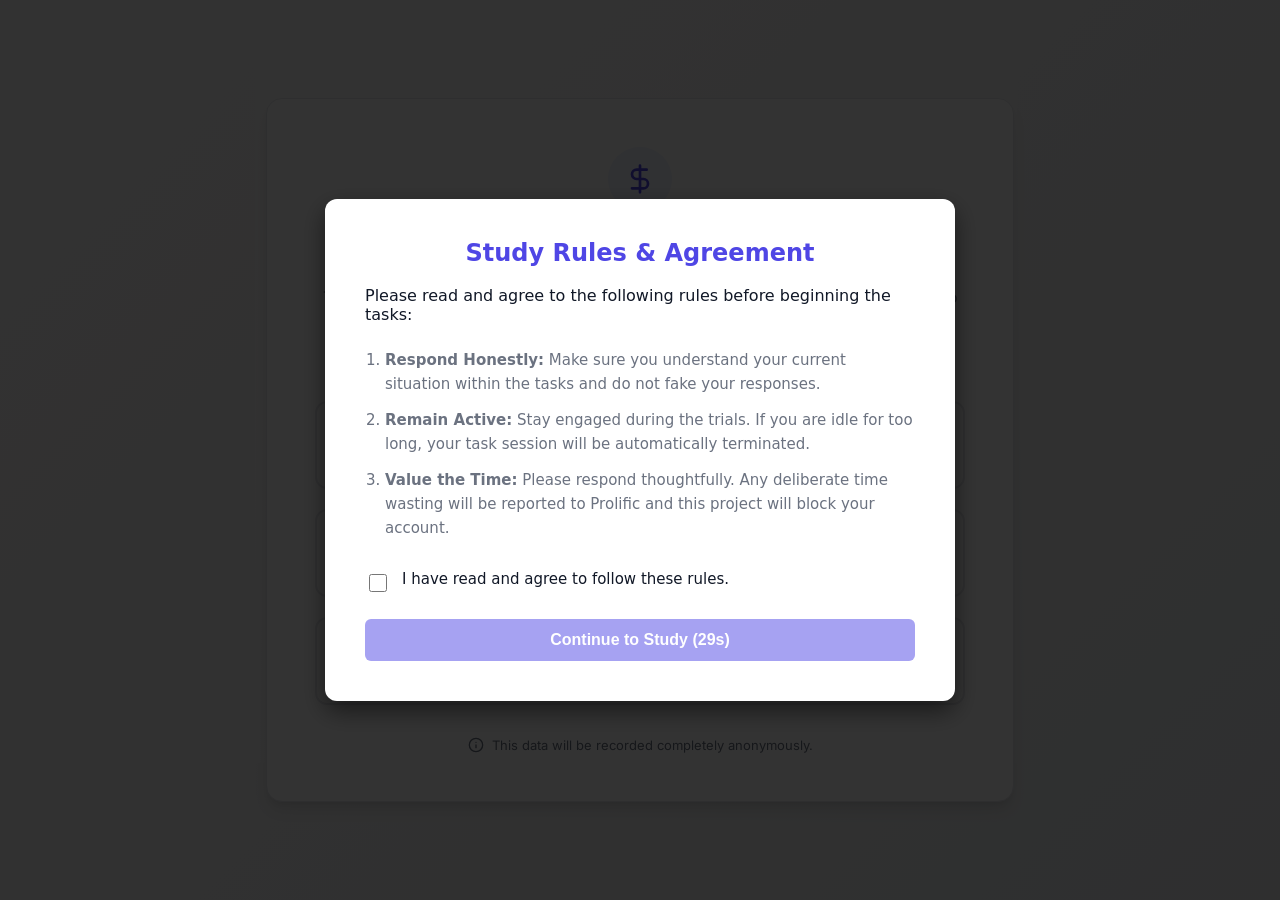
<file: index.html>
<!doctype html>
<html lang="en">

<head>
    <meta charset="utf-8">
    <title>Risk Attitude Study</title>
    <meta name="viewport" content="width=device-width, initial-scale=1">
    <link href="https://fonts.googleapis.com/css2?family=Inter:wght@400;500;600;700&display=swap" rel="stylesheet">
    <style>
        :root {
            --primary: #4F46E5;
            --primary-hover: #4338CA;
            --secondary: #10B981;
            --secondary-hover: #059669;
            --background: #F3F4F6;
            --surface: #FFFFFF;
            --text-main: #111827;
            --text-muted: #6B7280;
            --border: #E5E7EB;
            --shadow-sm: 0 1px 2px 0 rgba(0, 0, 0, 0.05);
            --shadow-md: 0 4px 6px -1px rgba(0, 0, 0, 0.1), 0 2px 4px -1px rgba(0, 0, 0, 0.06);
            --shadow-lg: 0 10px 15px -3px rgba(0, 0, 0, 0.1), 0 4px 6px -2px rgba(0, 0, 0, 0.05);
            --radius-md: 12px;
            --radius-lg: 16px;
        }

        body {
            font-family: 'Inter', system-ui, -apple-system, sans-serif;
            margin: 0;
            color: var(--text-main);
            background: linear-gradient(135deg, #fdfbfb 0%, #ebedee 100%);
            min-height: 100vh;
            display: flex;
            flex-direction: column;
            align-items: center;
            justify-content: center;
            padding: 40px 20px;
            box-sizing: border-box;
        }

        .container {
            max-width: 650px;
            width: 100%;
            background: var(--surface);
            border: 1px solid var(--border);
            border-radius: var(--radius-lg);
            padding: 48px;
            box-shadow: var(--shadow-lg);
            text-align: center;
            animation: fadeIn 0.6s ease-out forwards;
        }

        @keyframes fadeIn {
            from {
                opacity: 0;
                transform: translateY(20px);
            }

            to {
                opacity: 1;
                transform: translateY(0);
            }
        }

        .header-icon {
            width: 64px;
            height: 64px;
            background: #EEF2FF;
            color: var(--primary);
            border-radius: 50%;
            display: flex;
            align-items: center;
            justify-content: center;
            margin: 0 auto 24px;
            font-size: 32px;
        }

        h1 {
            margin: 0 0 16px 0;
            font-size: 28px;
            font-weight: 700;
            letter-spacing: -0.025em;
            color: var(--text-main);
        }

        p.description {
            color: var(--text-muted);
            margin: 0 0 40px 0;
            font-size: 16px;
            line-height: 1.6;
        }

        .task-grid {
            display: grid;
            gap: 20px;
            grid-template-columns: 1fr;
        }

        .task-card {
            display: flex;
            align-items: center;
            justify-content: space-between;
            text-decoration: none;
            background: var(--surface);
            border: 2px solid var(--border);
            padding: 20px 24px;
            border-radius: var(--radius-md);
            transition: all 0.2s cubic-bezier(0.4, 0, 0.2, 1);
            position: relative;
            overflow: hidden;
        }

        .task-card:hover {
            border-color: var(--primary);
            box-shadow: var(--shadow-md);
            transform: translateY(-2px);
        }

        .task-card::before {
            content: '';
            position: absolute;
            top: 0;
            left: 0;
            width: 4px;
            height: 100%;
            background: var(--primary);
            transform: scaleY(0);
            transition: transform 0.2s ease;
            transform-origin: bottom;
        }

        .task-card:hover::before {
            transform: scaleY(1);
        }

        .task-info {
            text-align: left;
        }

        .task-title {
            display: block;
            font-size: 18px;
            font-weight: 600;
            color: var(--text-main);
            margin-bottom: 6px;
        }

        .task-desc {
            display: block;
            font-size: 14px;
            color: var(--text-muted);
        }

        .task-arrow {
            color: var(--primary);
            font-size: 24px;
            font-weight: 700;
            transition: transform 0.2s ease;
        }

        .task-card:hover .task-arrow {
            transform: translateX(4px);
        }

        .task-check {
            width: 28px;
            height: 28px;
            border: 2px solid var(--border);
            border-radius: 50%;
            display: flex;
            align-items: center;
            justify-content: center;
            font-size: 16px;
            flex-shrink: 0;
            transition: all 0.3s ease;
            margin-left: 12px;
        }

        .task-check.done {
            background: #10B981;
            border-color: #10B981;
            color: white;
        }

        .task-check.selected {
            background: var(--primary);
            border-color: var(--primary);
            box-shadow: inset 0 0 0 4px white;
        }

        .task-card.selected {
            border-color: var(--primary);
            background: #EEF2FF;
        }

        .task-card.completed {
            border-color: #10B981;
            background: #F0FDF4;
        }

        .task-card.completed::before {
            background: #10B981;
        }

        #allDoneMsg {
            display: none;
            margin-top: 24px;
            padding: 16px 20px;
            background: #F0FDF4;
            border: 2px solid #10B981;
            border-radius: var(--radius-md);
            color: #065F46;
            font-weight: 600;
            font-size: 15px;
            animation: fadeIn 0.5s ease-out;
        }

        .footer {
            margin-top: 32px;
            font-size: 13px;
            color: var(--text-muted);
            display: flex;
            align-items: center;
            justify-content: center;
            gap: 8px;
        }

        .footer svg {
            width: 16px;
            height: 16px;
        }
    </style>
</head>

<body>
    <!-- Agreement Modal -->
    <div id="agreementModal"
        style="display:none; position:fixed; top:0; left:0; width:100vw; height:100vh; background:rgba(0,0,0,0.8); z-index:99999; align-items:center; justify-content:center;">
        <div
            style="background:white; padding:40px; border-radius:12px; max-width:550px; width:90%; font-family:system-ui, sans-serif; box-shadow:0 10px 25px rgba(0,0,0,0.5); text-align:left;">
            <h2 style="margin-top:0; color:var(--primary); font-size:24px; text-align:center;">Study Rules & Agreement
            </h2>
            <p style="font-size:16px; margin-bottom:24px; color:var(--text-main);">Please read and agree to the
                following rules before beginning the tasks:</p>
            <ol
                style="font-size:15px; line-height:1.6; color:var(--text-muted); padding-left:20px; margin-bottom:30px;">
                <li style="margin-bottom:12px;"><strong>Respond Honestly:</strong> Make sure you understand your current
                    situation within the tasks and do not fake your responses.</li>
                <li style="margin-bottom:12px;"><strong>Remain Active:</strong> Stay engaged during the trials. If you
                    are idle for too long, your task session will be automatically terminated.</li>
                <li style="margin-bottom:12px;"><strong>Value the Time:</strong> Please respond thoughtfully. Any
                    deliberate time wasting will be reported to Prolific and this project will block your account.</li>
            </ol>
            <div style="margin-bottom:24px; display:flex; align-items:flex-start; gap:12px;">
                <input type="checkbox" id="agreeCheck" style="margin-top:4px; width:18px; height:18px; cursor:pointer;">
                <label for="agreeCheck"
                    style="font-size:15px; color:var(--text-main); cursor:pointer; font-weight:500;">I have read and
                    agree to follow these rules.</label>
            </div>
            <div style="display:flex; justify-content:center; margin-top:12px;">
                <button id="agreeBtn" disabled
                    style="background:var(--primary); color:white; border:none; padding:12px 24px; font-size:16px; border-radius:6px; cursor:not-allowed; font-weight:bold; flex:1; opacity:0.5; transition:all 0.2s;">Continue
                    to Study (30s)</button>
            </div>
        </div>
    </div>
    <div class="container">
        <div class="header-icon">
            <svg xmlns="http://www.w3.org/2000/svg" width="32" height="32" viewBox="0 0 24 24" fill="none"
                stroke="currentColor" stroke-width="2" stroke-linecap="round" stroke-linejoin="round">
                <path d="M12 2v20M17 5H9.5a3.5 3.5 0 0 0 0 7h5a3.5 3.5 0 0 1 0 7H6" />
            </svg>
        </div>
        <h1>Risk Attitude Study</h1>
        <p class="description">Thank you for participating! Please select the specific task you have been assigned to
            from the options below. You will be guided through detailed instructions before beginning.</p>

        <div class="task-grid">
            <a href="Experiment_DSB/index.html" class="task-card" id="card-dsb">
                <div class="task-info">
                    <span class="task-title">Drone Navigation Task</span>
                    <span class="task-desc">Navigate a drone through varying environments safely.</span>
                </div>
                <div style="display:flex;align-items:center;gap:8px;">
                    <div class="task-arrow">→</div>
                    <div class="task-check" id="check-dsb"></div>
                </div>
            </a>

            <a href="Experiment_FIP/index.html" class="task-card" id="card-fip">
                <div class="task-info">
                    <span class="task-title">Financial Investment Task</span>
                    <span class="task-desc">Make strategic portfolio allocations over time.</span>
                </div>
                <div style="display:flex;align-items:center;gap:8px;">
                    <div class="task-arrow">→</div>
                    <div class="task-check" id="check-fip"></div>
                </div>
            </a>

            <a href="Experiment_TPB/index.html" class="task-card" id="card-tpb">
                <div class="task-info">
                    <span class="task-title">Emergency Triage Task</span>
                    <span class="task-desc">Prioritize safety and efficiency in emergency scenarios.</span>
                </div>
                <div style="display:flex;align-items:center;gap:8px;">
                    <div class="task-arrow">→</div>
                    <div class="task-check" id="check-tpb"></div>
                </div>
            </a>
        </div>

        <div id="allDoneMsg">
            ✅ All tasks complete! Redirecting to Prolific in <span id="prolificCountdown">3</span>s…
            <br><br>
            <a href="https://app.prolific.com/submissions/complete?cc=CMRMYHFS" style="color:#065F46;">Click here if not
                redirected automatically</a>
        </div>

        <div id="autoRedirectMsg"
            style="display:none; margin-top:24px; text-align:center; color:var(--text-muted); font-size:15px; animation:fadeIn 0.5s ease-out;">
            ⏳ Auto-starting next task in <span id="autoRedirectCountdown"
                style="font-weight:bold; color:var(--primary);">10</span>s...
        </div>

        <div class="footer">
            <svg xmlns="http://www.w3.org/2000/svg" viewBox="0 0 24 24" fill="none" stroke="currentColor"
                stroke-width="2" stroke-linecap="round" stroke-linejoin="round">
                <circle cx="12" cy="12" r="10"></circle>
                <line x1="12" y1="16" x2="12" y2="12"></line>
                <line x1="12" y1="8" x2="12.01" y2="8"></line>
            </svg>
            This data will be recorded completely anonymously.
        </div>
    </div>

    <script src="assets/subject-id.js"></script>
    <script>
        (function () {
            // Agreement Modal Logic
            if (!sessionStorage.getItem('agreed_to_rules')) {
                const modal = document.getElementById('agreementModal');
                const check = document.getElementById('agreeCheck');
                const btnAgree = document.getElementById('agreeBtn');

                modal.style.display = 'flex';

                check.addEventListener('change', (e) => {
                    if (e.target.checked) {
                        btnAgree.disabled = false;
                        btnAgree.style.opacity = '1';
                        btnAgree.style.cursor = 'pointer';
                    } else {
                        btnAgree.disabled = true;
                        btnAgree.style.opacity = '0.5';
                        btnAgree.style.cursor = 'not-allowed';
                    }
                });

                let agreeTimer;
                let agreeTime = 30;

                const proceed = () => {
                    clearInterval(agreeTimer);
                    sessionStorage.setItem('agreed_to_rules', 'true');
                    modal.style.display = 'none';
                    if (typeof startAutoRedirect !== 'undefined' && startAutoRedirect && firstIncomplete) {
                        startAutoRedirect(firstIncomplete);
                    }
                };

                btnAgree.addEventListener('click', proceed);

                agreeTimer = setInterval(() => {
                    agreeTime--;
                    if (agreeTime <= 0) {
                        clearInterval(agreeTimer);
                        proceed();
                    } else {
                        btnAgree.innerText = `Continue to Study (${agreeTime}s)`;
                    }
                }, 1000);
            }

            const WEBHOOK_URL = "https://script.google.com/macros/s/AKfycbzyZHP0KBEsq0hnyFrE8sWIVuZFFHIbhvngklXmiAojQa_y6ZYbiL9bjZQmGJXV2yXK/exec";

            const tasks = [
                { key: 'task_complete_dsb', cardId: 'card-dsb', checkId: 'check-dsb', href: 'Experiment_DSB/index.html' },
                { key: 'task_complete_fip', cardId: 'card-fip', checkId: 'check-fip', href: 'Experiment_FIP/index.html' },
                { key: 'task_complete_tpb', cardId: 'card-tpb', checkId: 'check-tpb', href: 'Experiment_TPB/index.html' },
            ];

            let allDone = true;
            let firstIncomplete = null;
            tasks.forEach(({ key, cardId, checkId, href }) => {
                const done = localStorage.getItem(key) === 'true';
                if (done) {
                    const card = document.getElementById(cardId);
                    const check = document.getElementById(checkId);
                    if (card) card.classList.add('completed');
                    if (check) { check.classList.add('done'); check.textContent = '✓'; }
                } else {
                    allDone = false;
                    if (!firstIncomplete) firstIncomplete = { cardId, href };
                }
            });

            if (allDone) {
                // All three experiments done — package and submit unified data
                const banner = document.getElementById('allDoneMsg');
                if (banner) {
                    banner.style.display = 'block';
                    banner.innerHTML = '⏳ All tasks complete! Submitting data…';
                }

                // Build unified payload
                const subjectId = window.SUBJECT_ID || localStorage.getItem('subject_id') || 'unknown';
                let dsbData = null, fipData = null, tpbData = null;
                try { dsbData = JSON.parse(localStorage.getItem('experiment_data_dsb') || 'null'); } catch (e) { }
                try { fipData = JSON.parse(localStorage.getItem('experiment_data_fip') || 'null'); } catch (e) { }
                try { tpbData = JSON.parse(localStorage.getItem('experiment_data_tpb') || 'null'); } catch (e) { }

                const payload = {
                    experimentId: "ALL",
                    subjectId: subjectId,
                    timestamp: new Date().toLocaleString() + ' ' + Intl.DateTimeFormat().resolvedOptions().timeZone,
                    dsb: dsbData ? JSON.stringify(dsbData) : null,
                    fip: fipData ? JSON.stringify(fipData) : null,
                    tpb: tpbData ? JSON.stringify(tpbData) : null
                };

                fetch(WEBHOOK_URL, {
                    method: "POST",
                    mode: "no-cors",
                    headers: { "Content-Type": "text/plain;charset=utf-8" },
                    body: JSON.stringify(payload)
                }).then(() => {
                    // Mark as fully submitted so next visit resets
                    localStorage.setItem('all_submitted', 'true');

                    if (banner) {
                        banner.innerHTML = '✅ All tasks complete! Redirecting to Prolific in <span id="prolificCountdown">3</span>s…<br><br><a href="https://app.prolific.com/submissions/complete?cc=CMRMYHFS" style="color:#065F46;">Click here if not redirected automatically</a>';
                    }
                    let sec = 3;
                    const countdownEl = document.getElementById('prolificCountdown');
                    const timer = setInterval(() => {
                        sec--;
                        if (countdownEl) countdownEl.textContent = sec;
                        if (sec <= 0) {
                            clearInterval(timer);
                            window.location.href = 'https://app.prolific.com/submissions/complete?cc=CMRMYHFS';
                        }
                    }, 1000);
                }).catch((err) => {
                    console.error('Unified submission failed:', err);
                    if (banner) {
                        banner.innerHTML = '⚠️ Data submission failed. Please <a href="https://app.prolific.com/submissions/complete?cc=CMRMYHFS" style="color:#065F46;">click here</a> to finish.';
                        banner.style.background = '#FEF2F2';
                        banner.style.borderColor = '#EF4444';
                        banner.style.color = '#991B1B';
                    }
                    // Still mark as submitted to prevent re-run
                    localStorage.setItem('all_submitted', 'true');
                });
            } else if (firstIncomplete) {
                if (sessionStorage.getItem('agreed_to_rules')) {
                    startAutoRedirect(firstIncomplete);
                }
            }

            // Define auto-redirect function
            function startAutoRedirect(target) {
                if (window.autoRedirectTimerActive) return;
                window.autoRedirectTimerActive = true;

                const autoMsg = document.getElementById('autoRedirectMsg');
                const countdownSpan = document.getElementById('autoRedirectCountdown');
                if (autoMsg) autoMsg.style.display = 'block';

                // Highlight the target card and make it look selected
                const targetCard = document.getElementById(target.cardId);
                const targetCheck = document.getElementById(target.checkId);

                if (targetCard) targetCard.classList.add('selected');
                if (targetCheck) targetCheck.classList.add('selected');

                let sec = 10;
                if (countdownSpan) countdownSpan.textContent = sec;
                const timer = setInterval(() => {
                    sec--;
                    if (countdownSpan) countdownSpan.textContent = sec;
                    if (sec <= 0) {
                        clearInterval(timer);
                        window.location.href = target.href;
                    }
                }, 1000);
            }
        })();
    </script>
</body>

</html>
</file>
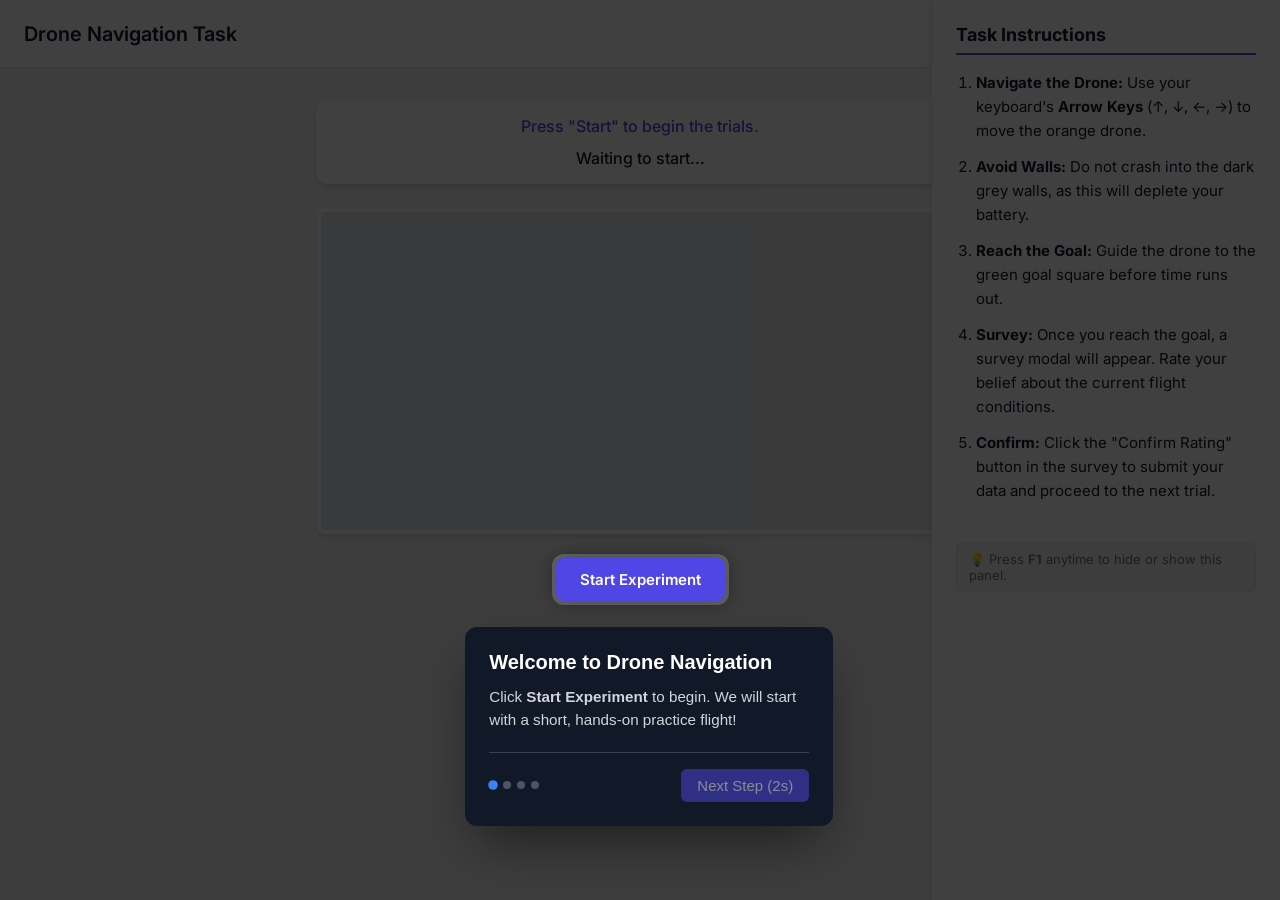
<file: Experiment_DSB/index.html>
<!doctype html>
<html lang="en">

<head>
  <meta charset="utf-8">
  <title>Drone Navigation Task</title>
  <meta name="viewport" content="width=device-width,initial-scale=1">
  <link href="https://fonts.googleapis.com/css2?family=Inter:wght@400;500;600;700&display=swap" rel="stylesheet">
  <link rel="stylesheet" href="../assets/tour.css">
  <style>
    :root {
      --primary: #4F46E5;
      --primary-hover: #4338CA;
      --success: #10B981;
      --warning: #F59E0B;
      --danger: #EF4444;
      --background: #F3F4F6;
      --surface: #FFFFFF;
      --text-main: #111827;
      --text-muted: #6B7280;
      --border: #E5E7EB;
      --wall: #374151;
      --drone: #FBBF24;
      --start: #DBEAFE;
      --goal: #D1FAE5;
      --radius: 12px;
      --shadow: 0 4px 6px -1px rgba(0, 0, 0, 0.1), 0 2px 4px -1px rgba(0, 0, 0, 0.06);
    }

    body {
      font-family: 'Inter', system-ui, -apple-system, sans-serif;
      margin: 0;
      padding: 0;
      background: var(--background);
      color: var(--text-main);
      display: flex;
      flex-direction: column;
      min-height: 100vh;
    }

    header {
      padding: 16px 24px;
      background: var(--surface);
      border-bottom: 1px solid var(--border);
      display: flex;
      justify-content: space-between;
      align-items: center;
      box-shadow: 0 1px 2px rgba(0, 0, 0, 0.05);
    }

    header h1 {
      margin: 0;
      font-size: 20px;
      font-weight: 600;
      color: var(--text-main);
    }

    main {
      padding: 32px 20px;
      max-width: 1100px;
      margin: 0 auto;
      flex-grow: 1;
      display: flex;
      flex-direction: column;
      align-items: center;
    }

    #hud-container {
      background: var(--surface);
      padding: 16px 24px;
      border-radius: var(--radius);
      box-shadow: var(--shadow);
      margin-bottom: 24px;
      display: flex;
      flex-direction: column;
      align-items: center;
      gap: 12px;
      width: 100%;
      max-width: 600px;
    }

    #status {
      font-weight: 500;
      color: var(--primary);
      font-size: 16px;
    }

    #hud {
      display: flex;
      align-items: center;
      gap: 12px;
      font-weight: 500;
    }

    .battery {
      width: 200px;
      height: 16px;
      background: var(--border);
      border-radius: 99px;
      overflow: hidden;
      display: inline-block;
      vertical-align: middle;
      position: relative;
    }

    .battery>div {
      height: 100%;
      background: var(--success);
      width: 100%;
      transition: width 0.3s cubic-bezier(0.4, 0, 0.2, 1), background-color 0.3s ease;
    }

    #grid {
      display: grid;
      gap: 2px;
      background: var(--border);
      border: 4px solid var(--surface);
      border-radius: 8px;
      overflow: hidden;
      box-shadow: var(--shadow);
    }

    .cell {
      background: var(--surface);
      box-sizing: border-box;
      transition: background-color 0.1s;
    }

    @keyframes shake {
      0% {
        transform: translate(1px, 1px) rotate(0deg);
      }

      10% {
        transform: translate(-1px, -2px) rotate(-1deg);
      }

      20% {
        transform: translate(-3px, 0px) rotate(1deg);
      }

      30% {
        transform: translate(3px, 2px) rotate(0deg);
      }

      40% {
        transform: translate(1px, -1px) rotate(1deg);
      }

      50% {
        transform: translate(-1px, 2px) rotate(-1deg);
      }

      60% {
        transform: translate(-3px, 1px) rotate(0deg);
      }

      70% {
        transform: translate(3px, 1px) rotate(-1deg);
      }

      80% {
        transform: translate(-1px, -1px) rotate(1deg);
      }

      90% {
        transform: translate(1px, 2px) rotate(0deg);
      }

      100% {
        transform: translate(1px, -2px) rotate(-1deg);
      }
    }

    .shake {
      animation: shake 0.3s cubic-bezier(.36, .07, .19, .97) both;
      border-color: var(--danger) !important;
    }

    .wall {
      background: var(--wall);
    }

    .start {
      background: var(--start);
    }

    .goal {
      background: var(--goal);
    }

    .agent {
      background: var(--drone);
      border: 3px solid #D97706;
      border-radius: 4px;
      transform: scale(0.9);
      box-shadow: 0 2px 4px rgba(0, 0, 0, 0.2);
    }

    .toolbar {
      display: flex;
      gap: 12px;
      margin-top: 24px;
    }

    button {
      padding: 12px 24px;
      border-radius: 8px;
      border: none;
      font-family: inherit;
      font-weight: 600;
      font-size: 15px;
      cursor: pointer;
      transition: all 0.2s ease;
      display: inline-flex;
      align-items: center;
      justify-content: center;
      gap: 8px;
    }

    .btn-secondary {
      background: var(--surface);
      color: var(--text-main);
      border: 1px solid var(--border);
    }

    .btn-secondary:hover {
      background: #F9FAFB;
      border-color: #D1D5DB;
    }

    .btn-primary {
      background: var(--primary);
      color: white;
      box-shadow: 0 2px 4px rgba(79, 70, 229, 0.3);
    }

    .btn-primary:hover {
      background: var(--primary-hover);
      transform: translateY(-1px);
    }

    .btn-primary:disabled {
      background: var(--text-muted);
      cursor: not-allowed;
      transform: none;
      box-shadow: none;
    }

    /* Modals Overlay */
    .modal-overlay {
      position: fixed;
      inset: 0;
      background: rgba(17, 24, 39, 0.6);
      backdrop-filter: blur(4px);
      display: flex;
      align-items: center;
      justify-content: center;
      z-index: 50;
      opacity: 0;
      visibility: hidden;
      transition: all 0.3s ease;
    }

    .modal-overlay.active {
      opacity: 1;
      visibility: visible;
    }

    .modal-card {
      background: var(--surface);
      width: 90vw;
      max-width: 1400px;
      height: 85vh;
      margin: auto;
      padding: 32px;
      border-radius: var(--radius);
      box-shadow: 0 20px 25px -5px rgba(0, 0, 0, 0.1), 0 10px 10px -5px rgba(0, 0, 0, 0.04);
      transform: translateY(20px);
      transition: transform 0.3s cubic-bezier(0.4, 0, 0.2, 1);
      display: flex;
      flex-direction: column;
    }

    .tutorial-slide {
      flex: 1;
      display: flex;
      flex-direction: column;
    }

    .tutorial-slide>div:last-of-type {
      flex: 1;
    }

    .modal-overlay.active .modal-card {
      transform: translateY(0);
    }

    .modal-card h2 {
      margin: 0 0 16px 0;
      color: var(--text-main);
    }

    .modal-card p {
      color: var(--text-muted);
      line-height: 1.6;
      margin-bottom: 24px;
    }

    /* Survey Slider adjustments */
    .survey-labels {
      display: flex;
      justify-content: space-between;
      font-size: 13px;
      color: var(--text-muted);
      margin-top: -6px;
      margin-bottom: 16px;
    }

    input[type=range] {
      width: 100%;
      margin: 16px 0;
      accent-color: var(--primary);
    }

    /* Controls form hidden by default */
    #controls {
      display: none;
      grid-template-columns: repeat(auto-fit, minmax(250px, 1fr));
      gap: 16px;
      margin: 24px 0;
      width: 100%;
      background: var(--surface);
      padding: 24px;
      border-radius: var(--radius);
      border: 1px solid var(--border);
    }

    .ctl {
      padding: 12px;
      background: var(--background);
      border-radius: 8px;
    }

    .ctl h4 {
      margin: 0 0 12px 0;
      font-size: 14px;
    }

    .rowline {
      display: flex;
      align-items: center;
      gap: 8px;
      margin-bottom: 8px;
      font-size: 13px;
    }

    .val {
      min-width: 40px;
      text-align: right;
      font-family: monospace;
    }

    /* Instruction Side-Panel */
    .instruction-panel {
      position: fixed;
      top: 0;
      right: 0;
      width: 300px;
      height: 100vh;
      background: var(--surface);
      border-left: 1px solid var(--border);
      box-shadow: -4px 0 15px rgba(0, 0, 0, 0.05);
      padding: 24px;
      z-index: 40;
      transition: transform 0.3s cubic-bezier(0.4, 0, 0.2, 1);
      overflow-y: auto;
    }

    .instruction-panel.hidden {
      transform: translateX(100%);
    }

    .instruction-panel h3 {
      margin-top: 0;
      color: var(--text-main);
      font-size: 18px;
      border-bottom: 2px solid var(--primary);
      padding-bottom: 8px;
      margin-bottom: 16px;
    }

    .instruction-panel ol {
      padding-left: 20px;
      color: var(--text-main);
      font-size: 15px;
      line-height: 1.6;
    }

    .instruction-panel li {
      margin-bottom: 12px;
    }

    .instruction-panel .f1-hint {
      display: inline-block;
      margin-top: 24px;
      font-size: 13px;
      color: var(--text-muted);
      background: var(--background);
      padding: 8px 12px;
      border-radius: 6px;
      border: 1px solid var(--border);
    }
  </style>
</head>

<body>
  <!-- Instruction Side-Panel -->
  <div id="instructionPanel" class="instruction-panel">
    <h3>Task Instructions</h3>
    <ol>
      <li><strong>Navigate the Drone:</strong> Use your keyboard's <strong>Arrow Keys</strong> (↑, ↓, ←, →) to move the
        orange drone.</li>
      <li><strong>Avoid Walls:</strong> Do not crash into the dark grey walls, as this will deplete your battery.</li>
      <li><strong>Reach the Goal:</strong> Guide the drone to the green goal square before time runs out.</li>
      <li><strong>Survey:</strong> Once you reach the goal, a survey modal will appear. Rate your belief about the
        current flight conditions.</li>
      <li><strong>Confirm:</strong> Click the "Confirm Rating" button in the survey to submit your data and proceed to
        the next trial.</li>
    </ol>
    <div class="f1-hint">
      💡 Press <strong>F1</strong> anytime to hide or show this panel.
    </div>
  </div>

  <header>
    <h1>Drone Navigation Task</h1>
    <a href="../index.html" style="text-decoration:none;">
      <button class="btn-secondary" style="padding: 8px 16px; font-size: 14px;">Exit</button>
    </a>
  </header>

  <main>
    <div id="hud-container">
      <div id="status">Press "Start" to begin the trials.</div>
      <div id="hud">Waiting to start...</div>
    </div>

    <div id="grid"></div>

    <div class="toolbar">
      <button id="startBtn" class="btn-primary">Start Experiment</button>
      <button id="downloadBtn" class="btn-secondary" style="display:none;">Download Backup (JSON)</button>
    </div>

    <!-- Hidden admin controls -->
    <div id="controls">
      <div class="ctl">
        <h4>Trial & Grid</h4>
        <div class="rowline"><label>Max steps</label><input id="ctl_max_steps" type="range" min="10" max="200" step="5"
            value="100">
          <div class="val"><span id="val_max_steps">100</span></div>
        </div>
        <div class="rowline"><label>Grid columns</label><input id="ctl_cols" type="range" min="12" max="30" step="1"
            value="20">
          <div class="val"><span id="val_cols">20</span></div>
        </div>
        <div class="rowline"><label>Trials/Block</label><input id="ctl_trials" type="number" min="1" max="50" value="5"
            style="width:60px; padding:4px;"></div>
      </div>
      <div class="ctl">
        <h4>Battery</h4>
        <div class="rowline"><label>Drain per step</label><input id="ctl_drain_step" type="range" min="0.5" max="4.0"
            step="0.1" value="1.0">
          <div class="val"><span id="val_drain_step">1.0</span></div>
        </div>
        <div class="rowline"><label>Drain collision</label><input id="ctl_drain_coll" type="range" min="0" max="12"
            step="0.5" value="2.0">
          <div class="val"><span id="val_drain_coll">2.0</span></div>
        </div>
        <div class="rowline"><label>Urgency extra</label><input id="ctl_urgency" type="range" min="0.0" max="2.0"
            step="0.1" value="0.5">
          <div class="val"><span id="val_urgency">0.5</span></div>
        </div>
      </div>
      <div class="ctl">
        <h4>Wind</h4>
        <div class="rowline"><label>Vol (low)</label><input id="ctl_vol_low" type="range" min="0.0" max="0.8"
            step="0.01" value="0.2">
          <div class="val"><span id="val_vol_low">0.2</span></div>
        </div>
        <div class="rowline"><label>Vol (high)</label><input id="ctl_vol_high" type="range" min="0.0" max="0.8"
            step="0.01" value="0.2">
          <div class="val"><span id="val_vol_high">0.2</span></div>
        </div>
        <div class="rowline"><label>Gust rate</label><input id="ctl_gust_rate" type="range" min="0.0" max="0.8"
            step="0.01" value="0.2">
          <div class="val"><span id="val_gust_rate">0.2</span></div>
        </div>
        <div class="rowline"><label>Bias</label><input id="ctl_bias" type="range" min="0.0" max="0.5" step="0.01"
            value="0.2">
          <div class="val"><span id="val_bias">0.2</span></div>
        </div>
      </div>
      <div class="ctl">
        <h4>Map Difficulty</h4>
        <div class="rowline"><label>Dense prob</label><input id="ctl_dense" type="range" min="0.05" max="0.4"
            step="0.01" value="0.2">
          <div class="val"><span id="val_dense">0.2</span></div>
        </div>
        <div class="rowline"><label>Sparse prob</label><input id="ctl_sparse" type="range" min="0.02" max="0.3"
            step="0.01" value="0.2">
          <div class="val"><span id="val_sparse">0.2</span></div>
        </div>
        <div class="rowline"><label>Corr keep</label><input id="ctl_corr_keep" type="range" min="0.00" max="1.0"
            step="0.01" value="0.75">
          <div class="val"><span id="val_corr_keep">0.75</span></div>
        </div>
      </div>
      <div class="ctl">
        <h4>Drift Settings</h4>
        <div class="rowline"><label>Drift Range</label><input id="ctl_drift_range" type="range" min="0" max="5" step="1"
            value="3">
          <div class="val"><span id="val_drift_range">3</span></div>
        </div>
        <div class="rowline"><label>Drift Prob</label><input id="ctl_drift_prob" type="range" min="0.0" max="1.0"
            step="0.05" value="0.3">
          <div class="val"><span id="val_drift_prob">0.3</span></div>
        </div>
      </div>
    </div>
    </div>

    <!-- Survey Modal -->
    <div id="surveyModal" class="modal-overlay">
      <div class="modal-card">
        <div class="tutorial-slide" style="display:flex; flex-direction:column; min-height: 350px;">
          <h2 id="surveyReason" style="font-size: 28px; margin-bottom: 24px; color: var(--primary);">Trial Ended</h2>
          <p style="font-size: 18px; line-height: 1.6; margin-bottom: 32px;">Please rate your belief about the current
            flight conditions. How turbulent or risky did this flight feel?</p>
          <div style="flex:1; display:flex; flex-direction:column; justify-content:center;">
            <input type="range" id="beliefSlider" min="0" max="100" value="50" style="margin-bottom: 24px;">
            <div class="survey-labels"
              style="display:flex; justify-content:space-between; font-size:16px; color:var(--text-muted); margin-bottom: 32px;">
              <span>0% (Safe)</span>
              <span style="font-weight:bold; color:var(--primary); font-size:24px;" id="beliefVal">50</span>
              <span>100% (Turbulent/Risky)</span>
            </div>
            <div id="surveyTimerDisplay"
              style="text-align:center; color:var(--danger); font-weight:bold; font-size:18px;">Time remaining: 10s
            </div>
          </div>
          <div style="text-align:right; margin-top:32px;">
            <button id="okSurvey" class="btn-primary" disabled style="padding: 12px 24px; font-size: 16px;">Confirm
              Rating</button>
          </div>
        </div>
      </div>
    </div>

    <!-- Task Complete Modal -->
    <div id="completeModal" class="modal-overlay">
      <div class="modal-card" style="text-align: center;">
        <div style="font-size: 48px; margin-bottom: 16px;">🏁</div>
        <h2>Experiment Complete!</h2>
        <p>Thank you for completing the Drone Navigation task. Your flight logs have been recorded.</p>
        <div id="saveStatus" style="font-weight:600; color:var(--primary); margin:24px 0;">Saving to database...</div>
        <div id="waitMsg" style="color:var(--text-muted); font-size:14px; margin-top:16px;">
          Please do not close this window until the save is complete.
        </div>
        <a href="../index.html" id="returnBtn" style="text-decoration:none; display:none; margin-top:16px;">
          <button class="btn-secondary">Return to Main Menu</button>
        </a>
        <div id="autoReturnMsg" style="display:none; margin-top:12px; color:var(--text-muted); font-size:14px;"></div>
      </div>
    </div>

  </main>

  <script src="../assets/subject-id.js"></script>
  <script src="../assets/stage-hint.js"></script>
  <script src="../assets/tour.js?v=2.0"></script>
  <script src="./js/config.js"></script>
  <script src="./js/driver_layers_v6.js?v=10.0"></script>
  <script>
    document.addEventListener('keydown', (e) => {
      if (e.key === 'F1') {
        e.preventDefault();
        const panel = document.getElementById('instructionPanel');
        if (panel) {
          panel.classList.toggle('hidden');
        }
      }
    });
  </script>
  <script>
    // Initialize Tour
    document.addEventListener("DOMContentLoaded", () => {
      // The new guided practice tour
      const steps = [
        {
          target: '#startBtn',
          title: 'Welcome to Drone Navigation',
          content: 'Click <b>Start Experiment</b> to begin. We will start with a short, hands-on practice flight!',
          placement: 'bottom',
          onNext: () => {
            const btn = document.getElementById('startBtn');
            if (btn && !btn.disabled) btn.click();
          }
        },
        {
          target: '#grid',
          title: 'Practice Flight: Controls & Collision',
          content: '<b>Move the drone using the Arrow Keys.</b> Every move drains a little battery. <i>Try purposely bumping into a wall</i> (dark squares) to feel the bounce/shake and notice the extra battery drain! (No Next button here, you must crash once to proceed!)',
          placement: 'bottom',
          hideNext: true
        },
        {
          target: '#grid',
          title: 'Practice Flight: Reaching the Goal',
          content: 'Ouch! Collisions drain a lot of battery. Now, I have teleported you near the exit. <b>Fly right into the green goal square!</b>',
          placement: 'bottom',
          hideNext: true
        },
        {
          target: '.survey-labels', // Will point roughly to the slider
          title: 'Trial Feedback',
          content: 'Great flying! At the end of each round, we ask you to rate the risk/turbulence. <b>Please drag the slider now to register your feeling</b> and then click <b>Confirm Rating</b>.',
          placement: 'top',
          hideNext: true
        }
      ];

      const tourTimeout = (window.APP_CONFIG && window.APP_CONFIG.timeout) || {};
      window.dsbTour = new TourGuide(steps, () => {
        console.log("Practice Tour completed");
      }, { autoAdvanceSec: tourTimeout.tour_auto_advance_sec || 15 });
      window.dsbTour.start();
    });

    // Wire slider value labels for controls
    const pairs = [
      ['ctl_max_steps', 'val_max_steps'],
      ['ctl_cols', 'val_cols'],
      ['ctl_drain_step', 'val_drain_step'],
      ['ctl_drain_coll', 'val_drain_coll'],
      ['ctl_urgency', 'val_urgency'],
      ['ctl_vol_low', 'val_vol_low'],
      ['ctl_vol_high', 'val_vol_high'],
      ['ctl_gust_rate', 'val_gust_rate'],
      ['ctl_bias', 'val_bias'],
      ['ctl_dense', 'val_dense'],
      ['ctl_sparse', 'val_sparse'],
      ['ctl_corr_keep', 'val_corr_keep'],
      ['ctl_drift_range', 'val_drift_range'],
      ['ctl_drift_prob', 'val_drift_prob'],
    ];
    pairs.forEach(([i, v]) => {
      const el = document.getElementById(i);
      const out = document.getElementById(v);
      if (el && out) {
        const fmt = (x) => {
          const f = parseFloat(x);
          return Math.abs(f - Math.round(f)) < 1e-6 ? String(Math.round(f)) : String(f);
        };
        el.addEventListener('input', () => out.textContent = fmt(el.value));
        out.textContent = fmt(el.value);
      }
    });
  </script>
</body>

</html>
</file>
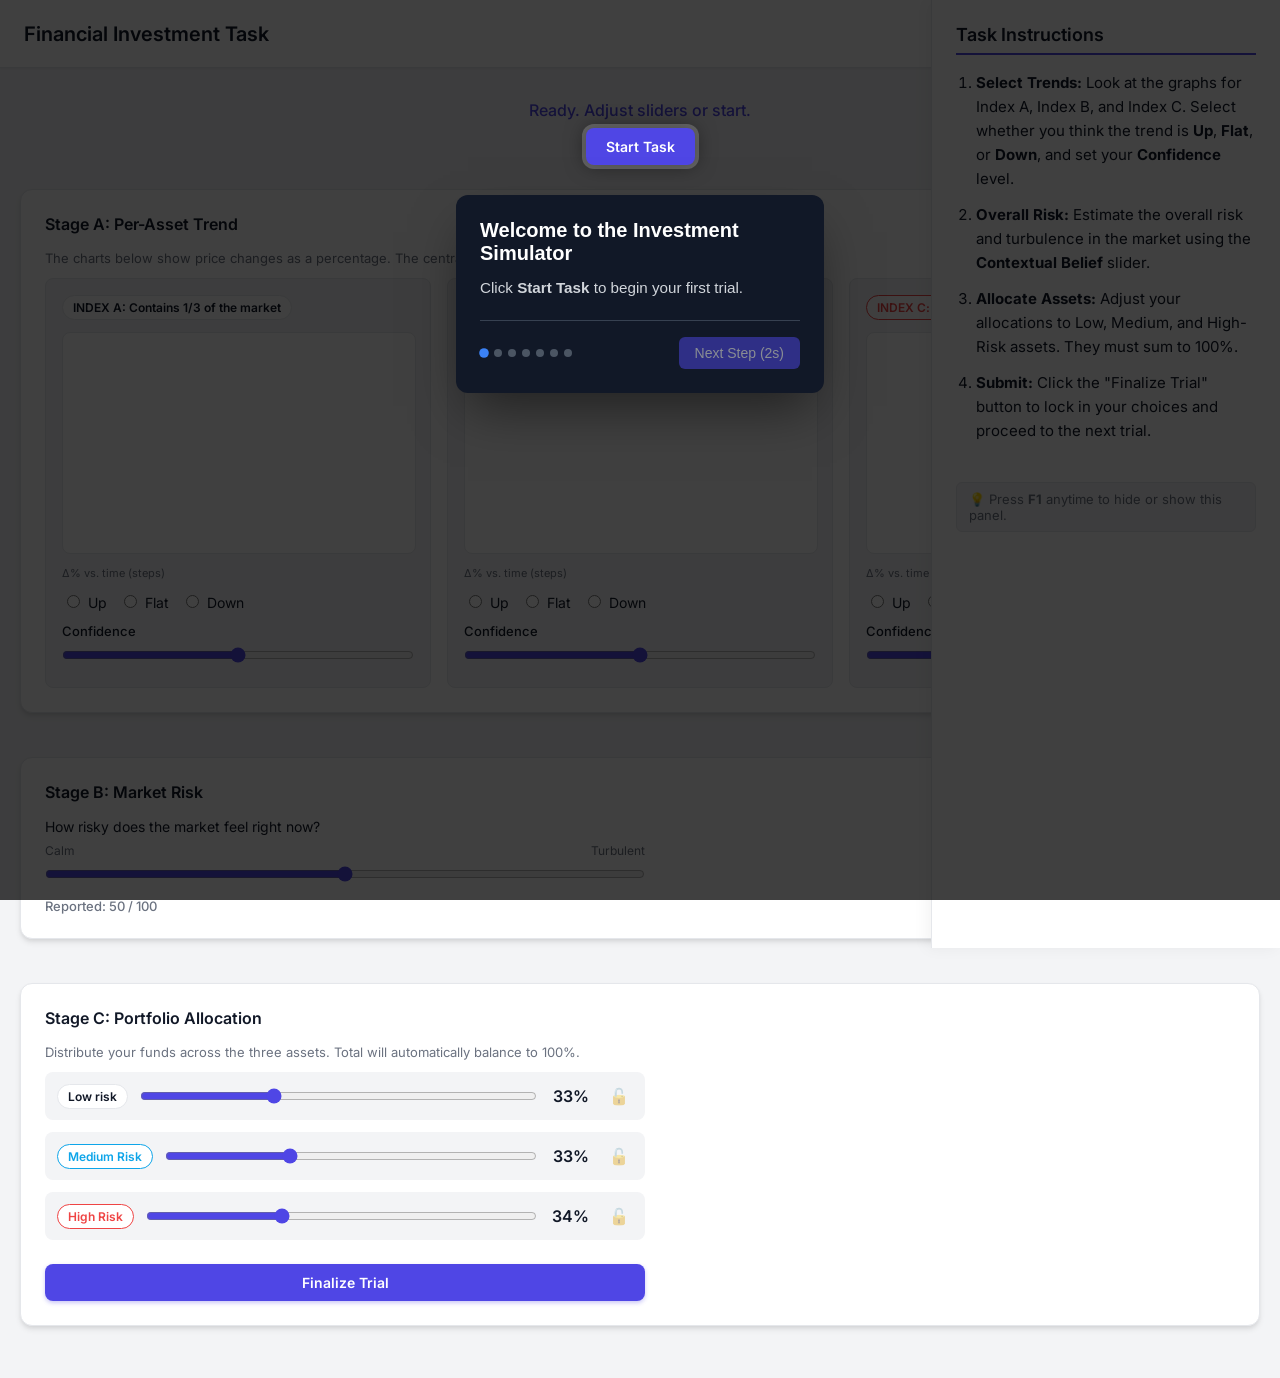
<file: Experiment_FIP/index.html>
<!doctype html>
<html lang="en">

<head>
  <meta charset="utf-8">
  <title>Financial Investment Task</title>
  <meta name="viewport" content="width=device-width, initial-scale=1">
  <link href="https://fonts.googleapis.com/css2?family=Inter:wght@400;500;600;700&display=swap" rel="stylesheet">
  <link rel="stylesheet" href="../assets/tour.css">
  <style>
    :root {
      --primary: #4F46E5;
      --primary-hover: #4338CA;
      --success: #10B981;
      --warning: #F59E0B;
      --danger: #EF4444;
      --info: #0EA5E9;
      --background: #F3F4F6;
      --surface: #FFFFFF;
      --text-main: #111827;
      --text-muted: #6B7280;
      --border: #E5E7EB;
      --radius: 12px;
      --shadow: 0 4px 6px -1px rgba(0, 0, 0, 0.1), 0 2px 4px -1px rgba(0, 0, 0, 0.06);
    }

    body {
      font-family: 'Inter', system-ui, -apple-system, sans-serif;
      margin: 0;
      color: var(--text-main);
      background: var(--background);
      display: flex;
      flex-direction: column;
      min-height: 100vh;
    }

    header {
      padding: 16px 24px;
      background: var(--surface);
      border-bottom: 1px solid var(--border);
      display: flex;
      justify-content: space-between;
      align-items: center;
      box-shadow: 0 1px 2px rgba(0, 0, 0, 0.05);
    }

    header h1 {
      margin: 0;
      font-size: 20px;
      font-weight: 600;
    }

    main {
      padding: 32px 20px;
      max-width: 1400px;
      margin: 0 auto;
      flex-grow: 1;
    }

    h3 {
      margin: 0 0 16px 0;
      font-size: 16px;
      font-weight: 600;
      color: var(--text-main);
    }

    .row {
      display: flex;
      gap: 20px;
      flex-wrap: wrap;
    }

    .col {
      flex: 1;
      min-width: 300px;
    }

    .card {
      background: var(--surface);
      border: 1px solid var(--border);
      border-radius: var(--radius);
      padding: 24px;
      box-shadow: var(--shadow);
      margin-bottom: 20px;
    }

    #toolbar {
      display: flex;
      gap: 12px;
      justify-content: center;
      margin-bottom: 24px;
    }

    button {
      padding: 10px 20px;
      border-radius: 8px;
      border: none;
      font-family: inherit;
      font-weight: 600;
      font-size: 14px;
      cursor: pointer;
      transition: all 0.2s ease;
    }

    .btn-secondary {
      background: var(--surface);
      color: var(--text-main);
      border: 1px solid var(--border);
    }

    .btn-secondary:hover {
      background: #F9FAFB;
      border-color: #D1D5DB;
    }

    .btn-primary {
      background: var(--primary);
      color: white;
      box-shadow: 0 2px 4px rgba(79, 70, 229, 0.3);
    }

    .btn-primary:hover {
      background: var(--primary-hover);
      transform: translateY(-1px);
    }

    .btn-primary:disabled {
      background: var(--text-muted);
      cursor: not-allowed;
      transform: none;
      box-shadow: none;
    }

    /* Hidden Configuration Controls */
    #controls_panel {
      display: none;
    }

    input[type=range],
    input[type=number] {
      width: 100%;
      accent-color: var(--primary);
      margin: 8px 0;
    }

    .muted {
      color: var(--text-muted);
      font-size: 13px;
    }

    .grid3 {
      display: grid;
      grid-template-columns: repeat(3, 1fr);
      gap: 16px;
    }

    .asset-block {
      background: var(--background);
      padding: 16px;
      border-radius: 8px;
      border: 1px solid var(--border);
    }

    .pill {
      display: inline-block;
      padding: 4px 10px;
      border: 1px solid var(--border);
      border-radius: 999px;
      font-size: 12px;
      font-weight: 600;
      background: var(--surface);
      margin-bottom: 12px;
    }

    .spark-wrap {
      position: relative;
      margin-bottom: 8px;
    }

    .axis-label {
      font-size: 11px;
      color: var(--text-muted);
      margin-bottom: 12px;
    }

    canvas.spark {
      width: 100%;
      height: 220px;
      border: 1px solid var(--border);
      border-radius: 8px;
      background: var(--surface);
    }

    .tickbar {
      position: absolute;
      inset: 0;
      pointer-events: none;
    }

    .radio-row {
      display: flex;
      gap: 12px;
      align-items: center;
      margin-bottom: 12px;
      font-size: 14px;
    }

    .radio-row input {
      margin-right: 4px;
    }

    .alloc {
      display: flex;
      gap: 12px;
      align-items: center;
      margin-bottom: 12px;
      background: var(--background);
      padding: 8px 12px;
      border-radius: 8px;
    }

    .alloc .pill {
      width: 16px;
      text-align: center;
      margin: 0;
    }

    .alloc input[type=range] {
      flex: 1;
    }

    .alloc span[id^="vw"] {
      width: 40px;
      text-align: right;
      font-weight: 600;
    }

    .lock-btn {
      background: none;
      border: none;
      font-size: 16px;
      cursor: pointer;
      padding: 4px;
      margin-left: 4px;
      opacity: 0.4;
      transition: all 0.2s;
    }

    .lock-btn:hover {
      opacity: 0.8;
      transform: scale(1.1);
    }

    .alloc input[type=range]:disabled {
      opacity: 0.5;
      cursor: not-allowed;
    }

    #status {
      text-align: center;
      font-weight: 500;
      color: var(--primary);
      margin-bottom: 8px;
      font-size: 16px;
    }

    #error {
      display: none;
      background: #fee2e2;
      color: #991b1b;
      padding: 12px;
      border-radius: 8px;
      margin-bottom: 16px;
      text-align: center;
    }

    .sep {
      height: 1px;
      background: var(--border);
      margin: 24px 0;
    }

    /* Modal Styling */
    .modal-overlay {
      position: fixed;
      inset: 0;
      background: rgba(17, 24, 39, 0.6);
      backdrop-filter: blur(4px);
      display: flex;
      align-items: center;
      justify-content: center;
      z-index: 50;
      opacity: 0;
      visibility: hidden;
      transition: all 0.3s ease;
    }

    .modal-overlay.active {
      opacity: 1;
      visibility: visible;
    }

    .modal-card {
      background: var(--surface);
      width: 90vw;
      max-width: 1400px;
      height: 85vh;
      margin: auto;
      padding: 32px;
      border-radius: var(--radius);
      box-shadow: 0 20px 25px -5px rgba(0, 0, 0, 0.1), 0 10px 10px -5px rgba(0, 0, 0, 0.04);
      transform: translateY(20px);
      transition: transform 0.3s cubic-bezier(0.4, 0, 0.2, 1);
      display: flex;
      flex-direction: column;
    }

    .tutorial-slide {
      flex: 1;
      display: flex;
      flex-direction: column;
    }

    .tutorial-slide>div:last-of-type {
      flex: 1;
    }

    .modal-overlay.active .modal-card {
      transform: translateY(0);
    }

    .modal-card h2 {
      margin: 0 0 16px 0;
      color: var(--text-main);
    }

    .modal-card p {
      color: var(--text-muted);
      line-height: 1.6;
      margin-bottom: 24px;
    }

    .modal-card ul {
      color: var(--text-muted);
      line-height: 1.6;
      margin-bottom: 24px;
      padding-left: 20px;
    }

    .modal-card li {
      margin-bottom: 8px;
    }

    /* Instruction Side-Panel */
    .instruction-panel {
      position: fixed;
      top: 0;
      right: 0;
      width: 300px;
      height: 100vh;
      background: var(--surface);
      border-left: 1px solid var(--border);
      box-shadow: -4px 0 15px rgba(0, 0, 0, 0.05);
      padding: 24px;
      z-index: 40;
      transition: transform 0.3s cubic-bezier(0.4, 0, 0.2, 1);
      overflow-y: auto;
    }

    .instruction-panel.hidden {
      transform: translateX(100%);
    }

    .instruction-panel h3 {
      margin-top: 0;
      color: var(--text-main);
      font-size: 18px;
      border-bottom: 2px solid var(--primary);
      padding-bottom: 8px;
      margin-bottom: 16px;
    }

    .instruction-panel ol {
      padding-left: 20px;
      color: var(--text-main);
      font-size: 15px;
      line-height: 1.6;
    }

    .instruction-panel li {
      margin-bottom: 12px;
    }

    .instruction-panel .f1-hint {
      display: inline-block;
      margin-top: 24px;
      font-size: 13px;
      color: var(--text-muted);
      background: var(--background);
      padding: 8px 12px;
      border-radius: 6px;
      border: 1px solid var(--border);
    }
  </style>
</head>

<body>
  <!-- Instruction Side-Panel -->
  <div id="instructionPanel" class="instruction-panel">
    <h3>Task Instructions</h3>
    <ol>
      <li><strong>Select Trends:</strong> Look at the graphs for Index A, Index B, and Index C. Select whether you think
        the trend is <strong>Up</strong>, <strong>Flat</strong>, or <strong>Down</strong>, and set your
        <strong>Confidence</strong> level.
      </li>
      <li><strong>Overall Risk:</strong> Estimate the overall risk and turbulence in the market using the
        <strong>Contextual Belief</strong> slider.
      </li>
      <li><strong>Allocate Assets:</strong> Adjust your allocations to Low, Medium, and High-Risk assets. They must sum
        to 100%.</li>
      <li><strong>Submit:</strong> Click the "Finalize Trial" button to lock in your choices and proceed to the next
        trial.</li>
    </ol>
    <div class="f1-hint">
      💡 Press <strong>F1</strong> anytime to hide or show this panel.
    </div>
  </div>

  <header>
    <h1>Financial Investment Task</h1>
    <a href="../index.html" style="text-decoration:none;">
      <button class="btn-secondary" style="padding: 8px 16px;">Exit</button>
    </a>
  </header>

  <main>
    <div id="status">Loading…</div>
    <div id="error"></div>

    <div id="toolbar">
      <button id="startBtn" class="btn-primary" disabled>Start Task</button>
      <button id="downloadBtn" class="btn-secondary" style="display:none;">Download Backup Data</button>
    </div>

    <!-- Hidden admin controls via cheat code -->
    <div class="card" id="controls_panel">
      <h3>Runtime Controls</h3>
      <div class="controls" style="display: grid; grid-template-columns: repeat(3, minmax(260px, 1fr)); gap: 12px;">
        <!-- Retaining all input IDs for JS compatibility -->
        <div class="control" style="border: 1px solid var(--border); padding: 10px;"><label>Trials <span class="muted"
              id="v_trials"></span></label><input id="T_trials" type="range" min="1" max="100" step="1" value="5">
        </div>
        <div class="control" style="border: 1px solid var(--border); padding: 10px;"><label>Window Length (W) <span
              class="muted" id="v_W"></span></label><input id="W_window" type="range" min="40" max="200" step="5"></div>
        <div class="control" style="border: 1px solid var(--border); padding: 10px;"><label>Trend Threshold <span
              class="muted" id="v_thr"></span></label><input id="trend_thresh" type="range" min="0.005" max="0.06"
            step="0.005"></div>
        <div class="control" style="border: 1px solid var(--border); padding: 10px;"><label>Calm→Turb prob <span
              class="muted" id="v_ct"></span></label><input id="p_calm_to_turb" type="range" min="0.02" max="0.40"
            step="0.01"></div>
        <div class="control" style="border: 1px solid var(--border); padding: 10px;"><label>Turb→Calm prob <span
              class="muted" id="v_tc"></span></label><input id="p_turb_to_calm" type="range" min="0.02" max="0.40"
            step="0.01"></div>
        <div class="control" style="border: 1px solid var(--border); padding: 10px;"><label>ρ (calm) <span class="muted"
              id="v_rhoc"></span></label><input id="rho_calm" type="range" min="0.00" max="0.60" step="0.01"></div>
        <div class="control" style="border: 1px solid var(--border); padding: 10px;"><label>ρ (turb) <span class="muted"
              id="v_rhot"></span></label><input id="rho_turb" type="range" min="0.10" max="0.95" step="0.01"></div>
        <div class="control" style="border: 1px solid var(--border); padding: 10px;"><label>σ (calm): L/M/H</label>
          <div class="row" style="gap:5px;"><input id="sigma_calm_L" type="number" step="0.001" min="0.001"><input
              id="sigma_calm_M" type="number" step="0.001" min="0.001"><input id="sigma_calm_H" type="number"
              step="0.001" min="0.001"></div>
        </div>
        <div class="control" style="border: 1px solid var(--border); padding: 10px;"><label>σ (turb): L/M/H</label>
          <div class="row" style="gap:5px;"><input id="sigma_turb_L" type="number" step="0.001" min="0.001"><input
              id="sigma_turb_M" type="number" step="0.001" min="0.001"><input id="sigma_turb_H" type="number"
              step="0.001" min="0.001"></div>
        </div>
      </div>
    </div>

    <!-- Main Experiment Interface -->
    <div style="display: flex; flex-direction: column; gap: 24px; margin-top: 12px;">

      <!-- STAGE A -->
      <div class="card panel">
        <h3>Stage A: Per-Asset Trend</h3>
        <div style="font-size:13px; color:var(--text-muted); margin-bottom:12px;">
          The charts below show price changes as a percentage. The central grey line marks 0% (no change).
        </div>
        <div class="grid3">
          <div class="asset-block">
            <div class="pill">INDEX A: Contains 1/3 of the market</div>
            <div class="spark-wrap">
              <canvas id="cL" class="spark"></canvas>
              <div id="ticksL" class="tickbar"></div>
            </div>
            <div class="axis-label">Δ% vs. time (steps)</div>
            <div class="radio-row">
              <label><input type="radio" name="trendL" value="up"> Up</label>
              <label><input type="radio" name="trendL" value="flat"> Flat</label>
              <label><input type="radio" name="trendL" value="down"> Down</label>
            </div>
            <div style="font-size:13px; font-weight:500;">Confidence <input id="confL" type="range" min="0" max="100"
                value="50"></div>
          </div>
          <div class="asset-block">
            <div class="pill" style="color:var(--info); border-color:var(--info);">INDEX B: contains 1/3 of the
              market
              trend</div>
            <div class="spark-wrap">
              <canvas id="cM" class="spark"></canvas>
              <div id="ticksM" class="tickbar"></div>
            </div>
            <div class="axis-label">Δ% vs. time (steps)</div>
            <div class="radio-row">
              <label><input type="radio" name="trendM" value="up"> Up</label>
              <label><input type="radio" name="trendM" value="flat"> Flat</label>
              <label><input type="radio" name="trendM" value="down"> Down</label>
            </div>
            <div style="font-size:13px; font-weight:500;">Confidence <input id="confM" type="range" min="0" max="100"
                value="50"></div>
          </div>
          <div class="asset-block">
            <div class="pill" style="color:var(--danger); border-color:var(--danger);">INDEX C: contains 1/3 of the
              market trend</div>
            <div class="spark-wrap">
              <canvas id="cH" class="spark"></canvas>
              <div id="ticksH" class="tickbar"></div>
            </div>
            <div class="axis-label">Δ% vs. time (steps)</div>
            <div class="radio-row">
              <label><input type="radio" name="trendH" value="up"> Up</label>
              <label><input type="radio" name="trendH" value="flat"> Flat</label>
              <label><input type="radio" name="trendH" value="down"> Down</label>
            </div>
            <div style="font-size:13px; font-weight:500;">Confidence <input id="confH" type="range" min="0" max="100"
                value="50"></div>
          </div>
        </div>
      </div>

      <!-- STAGE B -->
      <div class="card panel">
        <h3>Stage B: Market Risk</h3>
        <div style="font-size:14px; margin-bottom:8px;">How risky does the market feel right now?</div>
        <div
          style="display:flex; justify-content:space-between; font-size:12px; color:var(--text-muted); max-width: 600px;">
          <span>Calm</span><span>Turbulent</span>
        </div>
        <input style="max-width: 600px;" id="ctxRisk" type="range" min="0" max="100" value="50">
        <div class="muted" id="ctxLabel" style="font-weight:500; margin-top: 8px;">Reported: 50 / 100</div>
      </div>

      <!-- STAGE C -->
      <div class="card panel">
        <h3>Stage C: Portfolio Allocation</h3>
        <div style="font-size:13px; color:var(--text-muted); margin-bottom:12px;">Distribute your funds across the three
          assets. Total will automatically balance to 100%.</div>

        <div style="max-width: 600px;">
          <div class="alloc">
            <div class="pill" style="width: auto;">Low risk</div><input id="wL" type="range" min="0" max="100" step="1"
              value="33"><span id="vwL">33%</span>
            <button id="lockL" class="lock-btn">🔓</button>
          </div>
          <div class="alloc">
            <div class="pill" style="width: auto; color:var(--info); border-color:var(--info);">Medium Risk</div><input
              id="wM" type="range" min="0" max="100" step="1" value="33"><span id="vwM">33%</span>
            <button id="lockM" class="lock-btn">🔓</button>
          </div>
          <div class="alloc">
            <div class="pill" style="width: auto; color:var(--danger); border-color:var(--danger);">High Risk</div>
            <input id="wH" type="range" min="0" max="100" step="1" value="34"><span id="vwH">34%</span>
            <button id="lockH" class="lock-btn">🔓</button>
          </div>
        </div>

        <div style="margin-top:24px;">
          <button id="submitTrial" class="btn-primary" style="width:100%; max-width: 600px;">Finalize Trial</button>
        </div>
      </div>

    </div>
  </main>

  <!-- Task Complete Modal -->
  <div id="completeModal" class="modal-overlay">
    <div class="modal-card" style="text-align: center;">
      <div style="font-size: 48px; margin-bottom: 16px;">💹</div>
      <h2>Session Complete!</h2>
      <p>Thank you for completing the Financial Investment task. Your decisions have been recorded.</p>
      <div id="saveStatus" style="font-weight:600; color:var(--primary); margin:24px 0;">Saving to database...</div>
      <div id="waitMsg" style="color:var(--text-muted); font-size:14px; margin-top:16px;">
        Please do not close this window until the save is complete.
      </div>
      <a href="../index.html" id="returnBtn" style="text-decoration:none; display:none; margin-top:16px;">
        <button class="btn-secondary">Return to Main Menu</button>
      </a>
      <div id="autoReturnMsg" style="display:none; margin-top:12px; color:var(--text-muted); font-size:14px;"></div>
    </div>
  </div>

  <script src="../assets/subject-id.js"></script>
  <script src="../assets/stage-hint.js"></script>
  <script src="../assets/tour.js?v=2.0"></script>
  <script src="./js/config.js"></script>
  <script src="./js/app_v111.js?v=2.0"></script>
  <script>
    document.addEventListener("DOMContentLoaded", () => {
      const steps = [
        {
          target: '#startBtn',
          title: 'Welcome to the Investment Simulator',
          content: 'Click <b>Start Task</b> to begin your first trial.',
          placement: 'bottom',
          onNext: () => {
            const btn = document.getElementById('startBtn');
            if (btn && !btn.disabled) btn.click();
          }
        },
        {
          target: '.asset-block',
          title: 'Stage A: Predict & Set Confidence',
          content: 'Now, select whether you think the price will go <b>Up, Flat, or Down</b> next. Then, drag the <b>Confidence slider</b> to indicate how sure you are. Give both a try now!',
          placement: 'right',
          onNext: () => {
            // If none selected, force select 'Up'
            const inputs = document.querySelectorAll('.radio-row input[type="radio"]');
            let selected = false;
            inputs.forEach(i => { if (i.checked) selected = true; });
            if (!selected && inputs.length > 0) {
              inputs[0].checked = true;
              inputs[0].dispatchEvent(new Event('change'));
              if (typeof evalChoice === 'function') evalChoice(0, 'up');
            }
            // Auto-adjust confidence if untouched
            const el = document.getElementById('confL');
            if (el && el.value == 50) {
              el.value = 75;
              el.dispatchEvent(new Event('input'));
            }
          }
        },
        {
          target: '.grid3',
          title: 'Stage A: Analyze the Charts',
          content: 'Look at the charts here for all three indices. The central grey line marks 0% (no change). The line graphs show the historical trend over time. **Do not forget to make full decisions for all three!**',
          placement: 'right'
        },
        {
          target: '.card.panel:nth-of-type(2)', // Stage B panel
          title: 'Stage B: Assess Market Risk',
          content: 'How turbulent is the overall market? Drag this slider to indicate your assessment.',
          placement: 'top',
          onNext: () => {
            const el = document.getElementById('ctxRisk');
            if (el && el.value == 50) {
              el.value = 65;
              el.dispatchEvent(new Event('input'));
            }
          }
        },
        {
          target: '.card.panel:nth-of-type(3)', // Stage C panel
          title: 'Stage C: Portfolio Allocation',
          content: 'Drag the sliders to adjust your allocations. The percentages will automatically balance to 100%.',
          placement: 'top',
          onNext: () => {
            const el = document.getElementById('wL');
            if (el) {
              // Force a change to demonstrate functionality
              el.value = 50;
              el.dispatchEvent(new Event('input'));
            }
          }
        },
        {
          target: '#lockL',
          title: 'Locking Allocations',
          content: 'Click the <b>Lock</b> icon (🔓) to fix an allocation percentage. This allows you to freely adjust the other two sliders without changing the locked one!',
          placement: 'right',
          onNext: () => {
            // Let's not auto-lock, it might confuse the final submit state
          }
        },
        {
          target: '#submitTrial',
          title: 'Finalize Trial',
          content: 'Once you are satisfied with all your choices, click here to submit your decisions for this round.',
          placement: 'top',
          onNext: () => {
            // We don't auto-submit the trial just to be safe, or we let them click it manually as the tour finishes.
          }
        }
      ];

      const tour = new TourGuide(steps, () => {
        console.log("Tour completed. Reloading to clear automated inputs...");
        // Set flag BEFORE reload so the reloaded page knows to skip tour and auto-start
        sessionStorage.setItem('fip_tour_seen', 'true');
        window.location.reload();
      }, { autoAdvanceSec: 10 });

      // Show tour on first visit; after tour completes and reloads, auto-start experiment
      if (!sessionStorage.getItem('fip_tour_seen')) {
        tour.start();
      } else {
        // Tour was already shown this session — clear the flag for next fresh visit,
        // then auto-click Start Task to begin the real experiment
        sessionStorage.removeItem('fip_tour_seen');
        setTimeout(() => {
          const btn = document.getElementById('startBtn');
          if (btn && !btn.disabled) btn.click();
        }, 500);
      }
    });

    document.addEventListener('keydown', (e) => {
      if (e.key === 'F1') {
        e.preventDefault();
        const panel = document.getElementById('instructionPanel');
        if (panel) {
          panel.classList.toggle('hidden');
        }
      }
    });
  </script>
</body>

</html>
</file>
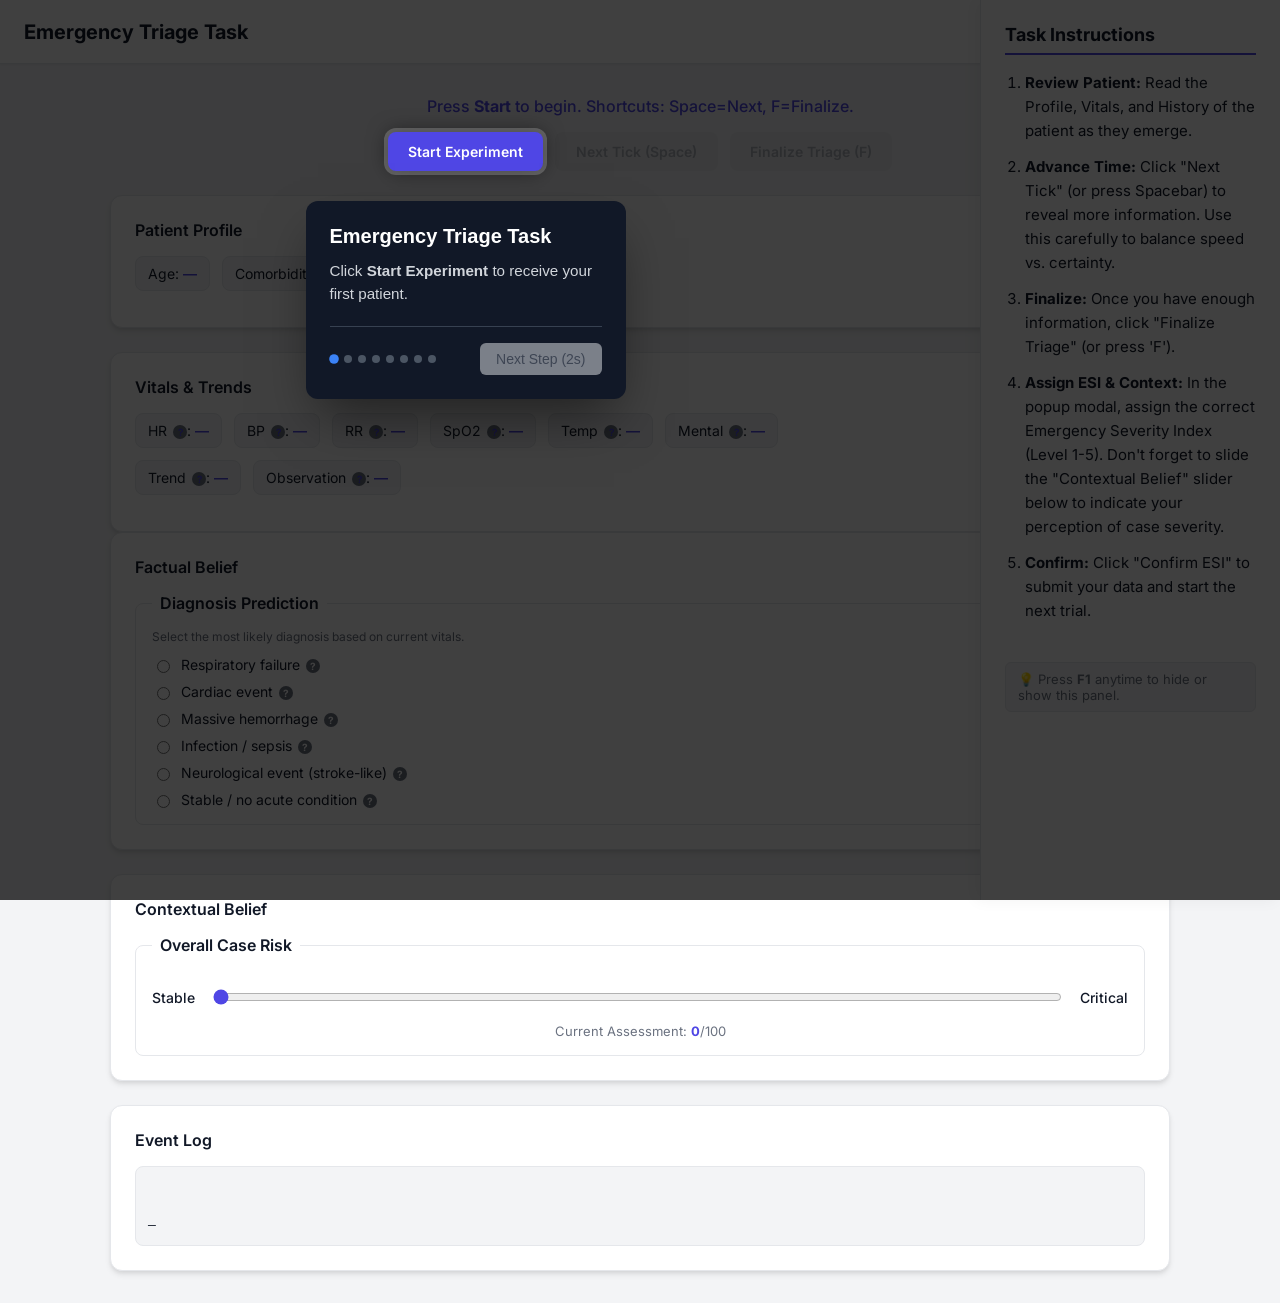
<file: Experiment_TPB/index.html>
<!doctype html>
<html lang="en">

<head>
  <meta charset="utf-8">
  <title>Emergency Triage Task</title>
  <meta name="viewport" content="width=device-width,initial-scale=1">
  <link href="https://fonts.googleapis.com/css2?family=Inter:wght@400;500;600;700&display=swap" rel="stylesheet">
  <link rel="stylesheet" href="../assets/tour.css">
  <style>
    :root {
      --primary: #4F46E5;
      --primary-hover: #4338CA;
      --success: #10B981;
      --warning: #FBBF24;
      --danger: #EF4444;
      --info: #0EA5E9;
      --background: #F3F4F6;
      --surface: #FFFFFF;
      --text-main: #111827;
      --text-muted: #6B7280;
      --border: #E5E7EB;
      --radius: 12px;
      --shadow: 0 4px 6px -1px rgba(0, 0, 0, 0.1), 0 2px 4px -1px rgba(0, 0, 0, 0.06);
    }

    * {
      box-sizing: border-box;
    }

    body {
      font-family: 'Inter', system-ui, -apple-system, sans-serif;
      margin: 0;
      color: var(--text-main);
      background: var(--background);
      display: flex;
      flex-direction: column;
      min-height: 100vh;
    }

    header {
      padding: 16px 24px;
      background: var(--surface);
      border-bottom: 1px solid var(--border);
      display: flex;
      align-items: center;
      gap: 12px;
      box-shadow: 0 1px 2px rgba(0, 0, 0, 0.05);
    }

    header .title {
      font-weight: 700;
      font-size: 20px;
    }

    main {
      padding: 32px 20px;
      max-width: 1100px;
      margin: 0 auto;
      width: 100%;
      flex-grow: 1;
    }

    #toolbar {
      display: flex;
      gap: 12px;
      justify-content: center;
      margin-bottom: 24px;
      flex-wrap: wrap;
    }

    button {
      padding: 10px 20px;
      border-radius: 8px;
      border: none;
      font-family: inherit;
      font-weight: 600;
      font-size: 14px;
      cursor: pointer;
      transition: all 0.2s ease;
    }

    .btn-secondary {
      background: var(--surface);
      color: var(--text-main);
      border: 1px solid var(--border);
    }

    .btn-secondary:hover {
      background: #F9FAFB;
      border-color: #D1D5DB;
    }

    .btn-primary {
      background: var(--primary);
      color: white;
      box-shadow: 0 2px 4px rgba(79, 70, 229, 0.3);
    }

    .btn-primary:hover {
      background: var(--primary-hover);
      transform: translateY(-1px);
    }

    button:disabled,
    .btn-primary:disabled {
      opacity: 0.5;
      cursor: not-allowed;
      background: var(--border);
      color: var(--text-muted);
      box-shadow: none;
      transform: none;
      border-color: transparent;
    }

    .card {
      background: var(--surface);
      border: 1px solid var(--border);
      border-radius: var(--radius);
      padding: 24px;
      box-shadow: var(--shadow);
    }

    .grid {
      display: grid;
      grid-template-columns: 1fr 1fr;
      gap: 20px;
    }

    @media (max-width: 768px) {
      .grid {
        grid-template-columns: 1fr;
      }
    }

    .panel h3 {
      margin: 0 0 16px 0;
      font-size: 16px;
      font-weight: 600;
    }

    .pill {
      display: inline-block;
      padding: 4px 10px;
      border-radius: 999px;
      background: #EEF2FF;
      color: var(--primary);
      font-size: 12px;
      font-weight: 600;
    }

    .tooltip {
      position: relative;
      display: inline-flex;
      align-items: center;
      justify-content: center;
      width: 14px;
      height: 14px;
      border-radius: 50%;
      background: var(--text-muted);
      color: white;
      font-size: 10px;
      font-weight: bold;
      margin-left: 6px;
      cursor: help;
    }

    .tooltip::after {
      content: attr(data-tip);
      position: absolute;
      bottom: 150%;
      left: 50%;
      transform: translateX(-50%);
      background: #111827;
      color: #fff;
      padding: 8px 12px;
      border-radius: 6px;
      font-size: 12px;
      white-space: pre;
      opacity: 0;
      visibility: hidden;
      transition: 0.2s cubic-bezier(0.4, 0, 0.2, 1);
      z-index: 100;
      line-height: 1.4;
      pointer-events: none;
      box-shadow: 0 4px 6px -1px rgba(0, 0, 0, 0.1);
      font-weight: normal;
    }

    .tooltip:hover::after {
      opacity: 1;
      visibility: visible;
      transform: translateX(-50%) translateY(-4px);
    }

    .kpi {
      display: flex;
      gap: 12px;
      margin-bottom: 12px;
      flex-wrap: wrap;
    }

    .kpi div {
      background: var(--background);
      border: 1px solid var(--border);
      border-radius: 8px;
      padding: 8px 12px;
      font-size: 14px;
    }

    .kpi b,
    .kpi span {
      font-weight: 600;
      color: var(--primary);
    }

    .muted {
      color: var(--text-muted);
      font-size: 13px;
    }

    #status {
      text-align: center;
      font-weight: 500;
      color: var(--primary);
      margin-bottom: 16px;
      font-size: 16px;
    }

    #log {
      font-family: ui-monospace, SFMono-Regular, Consolas, monospace;
      color: var(--text-main);
      background: var(--background);
      border: 1px solid var(--border);
      border-radius: 8px;
      padding: 12px;
      font-size: 13px;
      white-space: pre-wrap;
      min-height: 80px;
      max-height: 250px;
      overflow-y: auto;
      display: flex;
      flex-direction: column-reverse;
    }

    fieldset {
      border: 1px solid var(--border);
      border-radius: 8px;
      padding: 16px;
      margin: 0;
    }

    legend {
      font-weight: 600;
      color: var(--text-main);
      padding: 0 8px;
    }

    .dx-list {
      display: grid;
      grid-template-columns: 1fr;
      gap: 10px;
      margin-top: 12px;
      font-size: 14px;
    }

    .dx-list label {
      display: flex;
      align-items: center;
      gap: 8px;
      cursor: pointer;
    }

    .slider-wrap {
      display: flex;
      align-items: center;
      gap: 16px;
      margin: 16px 0;
      font-weight: 500;
      font-size: 14px;
    }

    input[type=range] {
      width: 100%;
      accent-color: var(--primary);
    }

    select,
    input[type=number],
    textarea {
      width: 100%;
      padding: 10px;
      border: 1px solid var(--border);
      border-radius: 8px;
      font-family: inherit;
    }

    .hint {
      font-size: 12px;
      color: var(--text-muted);
      margin-top: 8px;
    }

    .banner {
      background: #FFFBEB;
      border: 1px solid #FDE68A;
      color: #92400E;
      padding: 12px;
      border-radius: 8px;
      margin-bottom: 16px;
      font-size: 14px;
      font-weight: 500;
    }

    /* Modal Styling */
    .modal-overlay {
      position: fixed;
      inset: 0;
      background: rgba(17, 24, 39, 0.6);
      backdrop-filter: blur(4px);
      display: flex;
      align-items: center;
      justify-content: center;
      z-index: 50;
      opacity: 0;
      visibility: hidden;
      transition: all 0.3s ease;
    }

    .modal-overlay.active {
      opacity: 1;
      visibility: visible;
    }

    .modal-card {
      background: var(--surface);
      width: 90vw;
      max-width: 1400px;
      height: 85vh;
      margin: auto;
      padding: 32px;
      border-radius: var(--radius);
      box-shadow: 0 20px 25px -5px rgba(0, 0, 0, 0.1), 0 10px 10px -5px rgba(0, 0, 0, 0.04);
      transform: translateY(20px);
      transition: transform 0.3s cubic-bezier(0.4, 0, 0.2, 1);
      display: flex;
      flex-direction: column;
    }

    .tutorial-slide {
      flex: 1;
      display: flex;
      flex-direction: column;
    }

    .tutorial-slide>div:last-of-type {
      flex: 1;
    }

    .modal-overlay.active .modal-card {
      transform: translateY(0);
    }

    .modal-card h2,
    .modal-card h3 {
      margin: 0 0 16px 0;
      color: var(--text-main);
    }

    .modal-card p {
      color: var(--text-muted);
      line-height: 1.6;
      margin-bottom: 24px;
    }

    /* Instruction Side-Panel */
    .instruction-panel {
      position: fixed;
      top: 0;
      right: 0;
      width: 300px;
      height: 100vh;
      background: var(--surface);
      border-left: 1px solid var(--border);
      box-shadow: -4px 0 15px rgba(0, 0, 0, 0.05);
      padding: 24px;
      z-index: 40;
      transition: transform 0.3s cubic-bezier(0.4, 0, 0.2, 1);
      overflow-y: auto;
    }

    .instruction-panel.hidden {
      transform: translateX(100%);
    }

    .instruction-panel h3 {
      margin-top: 0;
      color: var(--text-main);
      font-size: 18px;
      border-bottom: 2px solid var(--primary);
      padding-bottom: 8px;
      margin-bottom: 16px;
    }

    .instruction-panel ol {
      padding-left: 20px;
      color: var(--text-main);
      font-size: 15px;
      line-height: 1.6;
    }

    .instruction-panel li {
      margin-bottom: 12px;
    }

    .instruction-panel .f1-hint {
      display: inline-block;
      margin-top: 24px;
      font-size: 13px;
      color: var(--text-muted);
      background: var(--background);
      padding: 8px 12px;
      border-radius: 6px;
      border: 1px solid var(--border);
    }
  </style>
</head>

<body>
  <!-- Instruction Side-Panel -->
  <div id="instructionPanel" class="instruction-panel">
    <h3>Task Instructions</h3>
    <ol>
      <li><strong>Review Patient:</strong> Read the Profile, Vitals, and History of the patient as they emerge.</li>
      <li><strong>Advance Time:</strong> Click "Next Tick" (or press Spacebar) to reveal more information. Use this
        carefully to balance speed vs. certainty.</li>
      <li><strong>Finalize:</strong> Once you have enough information, click "Finalize Triage" (or press 'F').</li>
      <li><strong>Assign ESI & Context:</strong> In the popup modal, assign the correct Emergency Severity Index (Level
        1-5). Don't forget to slide the "Contextual Belief" slider below to indicate your perception of case severity.
      </li>
      <li><strong>Confirm:</strong> Click "Confirm ESI" to submit your data and start the next trial.</li>
    </ol>
    <div class="f1-hint">
      💡 Press <strong>F1</strong> anytime to hide or show this panel.
    </div>
  </div>

  <header>
    <div style="display:flex; align-items:center; gap:16px;">
      <span class="title">Emergency Triage Task</span>
    </div>
    <div style="display:flex; align-items:center; gap:16px; margin-left:auto;">
      <span
        style="background: var(--success); color: white; padding: 6px 12px; border-radius: 999px; font-weight: 600; font-size: 13px;"
        id="progressIndicator">0/0 finished</span>
      <a href="../index.html" style="text-decoration:none;"><button class="btn-secondary"
          style="padding: 6px 16px;">Exit</button></a>
    </div>
  </header>

  <main>
    <div id="status">Press <b>Start</b> to begin. Shortcuts: Space=Next, F=Finalize.</div>

    <div id="toolbar">
      <button id="startBtn" class="btn-primary">Start Experiment</button>
      <button id="advanceBtn" class="btn-secondary" disabled>Next Tick (Space)</button>
      <button id="finalizeBtn" class="btn-primary" disabled>Finalize Triage (F)</button>
      <button id="restartBtn" class="btn-secondary" disabled style="display:none;">Restart Trial (R)</button>
      <button id="downloadBtn" class="btn-secondary" disabled style="display:none;">Download Backup Data</button>
    </div>

    <!-- Hidden Controls -->
    <div class="card" id="controls_panel" style="display:none; margin-bottom: 24px;">
      <h3>Runtime Controls</h3>
      <div style="display:grid; grid-template-columns: repeat(auto-fit, minmax(200px, 1fr)); gap: 16px;">
        <div><label class="muted">Prevalence</label><select id="ctl_prevalence">
            <option>low</option>
            <option>high</option>
          </select></div>
        <div><label class="muted">Measurement noise</label><select id="ctl_noise">
            <option>low</option>
            <option>high</option>
          </select></div>
        <div><label class="muted">Deterioration volatility</label><select id="ctl_vol">
            <option>low</option>
            <option>high</option>
          </select></div>
        <div><label class="muted">Max ticks per case</label><input id="ctl_maxticks" type="number" min="6" max="20"
            value="12"></div>
        <div><label class="muted">Trials per block</label><input id="ctl_trials" type="number" min="1" max="24"
            value="5"></div>
      </div>
    </div>

    <div style="display: flex; flex-direction: column; gap: 24px; margin-bottom: 24px;">
      <div class="card panel">
        <h3>Patient Profile</h3>
        <div class="kpi">
          <div>Age: <b id="Age">—</b></div>
          <div>Comorbidities<span class="tooltip" data-tip="Other diseases the patient already has">?</span>: <b
              id="Comorbid">—</b></div>
          <div>Complaint<span class="tooltip" data-tip="The main reason the patient came to the ER">?</span>: <b
              id="CC">—</b></div>
          <div style="display:none">True Dx: <b id="TrueDx">—</b></div> <!-- Hidden TrueDx to avoid participant bias -->
        </div>
      </div>

      <div id="vitalsAndFactual">
        <div class="card panel">
          <h3>Vitals & Trends <span id="tickLbl" class="pill" style="float:right;"></span></h3>
          <div class="kpi">
            <div>HR<span class="tooltip" data-tip="Heart Rate&#10;Normal: 60-100 bpm">?</span>: <b id="HR">—</b></div>
            <div>BP<span class="tooltip" data-tip="Blood Pressure&#10;Normal: ~120/80 mmHg">?</span>: <b id="BP">—</b>
            </div>
            <div>RR<span class="tooltip" data-tip="Respiratory Rate&#10;Normal: 12-20 breaths/min">?</span>: <b
                id="RR">—</b></div>
            <div>SpO2<span class="tooltip" data-tip="Oxygen Saturation&#10;Normal: 95-100%">?</span>: <b id="SpO2">—</b>
            </div>
            <div>Temp<span class="tooltip" data-tip="Body Temperature&#10;Normal: 36.5-37.5°C">?</span>: <b
                id="Temp">—</b></div>
            <div>Mental<span class="tooltip"
                data-tip="AVPU Scale&#10;A: Alert, V: Verbal&#10;P: Pain, U: Unresponsive">?</span>: <b id="AVPU">—</b>
            </div>
          </div>
          <div class="kpi">
            <div>Trend<span class="tooltip"
                data-tip="How the patient's condition is changing over the short term">?</span>: <span
                id="Trend">—</span>
            </div>
            <div>Observation<span class="tooltip" data-tip="Visual signs or symptoms noticed by the nurse">?</span>:
              <span id="Flags">—</span>
            </div>
          </div>
        </div>

        <div class="card panel">
          <h3>Factual Belief</h3>
          <fieldset>
            <legend>Diagnosis Prediction</legend>
            <div class="hint" style="margin-top:0;">Select the most likely diagnosis based on current vitals.</div>
            <div id="dxList" class="dx-list"></div>
          </fieldset>
        </div>
      </div> <!-- end vitalsAndFactual -->
      <div class="card panel" id="ctxBeliefPanel">
        <h3>Contextual Belief</h3>
        <div class="banner" id="ctxBanner" style="display:none;">Update the risk slider based on recent patient changes.
        </div>
        <fieldset>
          <legend>Overall Case Risk</legend>
          <div class="slider-wrap">
            <span>Stable</span>
            <input id="ctxSlider" type="range" min="0" max="100" value="0">
            <span>Critical</span>
          </div>
          <div class="muted" style="text-align:center;">Current Assessment: <b id="ctxVal"
              style="color:var(--primary);">0</b>/100</div>
        </fieldset>
      </div>
    </div>

    <div class="card panel">
      <h3>Event Log</h3>
      <div id="log">—</div>
    </div>
  </main>

  <!-- ESI Modal -->
  <div id="modalBg" class="modal-overlay"> <!-- Originally used modalBg ID -->
    <div class="modal-card">
      <h3>Assign Final ESI Triage Level</h3>
      <p>Based on the complete case progression, assign an Emergency Severity Index (ESI) level:</p>

      <select id="esiSelect" style="margin-bottom:16px;">
        <option value="1">1 — Immediate life-saving intervention</option>
        <option value="2" selected>2 — High-risk / emergent</option>
        <option value="3">3 — Stable, 2+ resources needed</option>
        <option value="4">4 — Stable, 1 resource needed</option>
        <option value="5">5 — Stable, no resources</option>
      </select>

      <div class="banner" id="ctxReqHint" style="display:none; margin-top:0;">
        Tip: You made very few risk assessments. Consider adjusting the risk slider before confirming.
      </div>

      <div style="display:flex; justify-content:flex-end; gap:12px;">
        <button id="cancelESI" class="btn-secondary">Cancel</button>
        <button id="confirmESI" class="btn-primary">Confirm ESI</button>
      </div>
    </div>
  </div>

  <!-- Task Complete Modal -->
  <div id="completeModal" class="modal-overlay">
    <div class="modal-card" style="text-align: center;">
      <div style="font-size: 48px; margin-bottom: 16px;">🏥</div>
      <h2>Shift Complete!</h2>
      <p>Thank you for completing the Emergency Triage task. Your decisions have been recorded.</p>
      <div id="saveStatus" style="font-weight:600; color:var(--primary); margin:24px 0;">Saving to database...</div>
      <div id="waitMsg" style="color:var(--text-muted); font-size:14px; margin-top:16px;">
        Please do not close this window until the save is complete.
      </div>
      <a href="../index.html" id="returnBtn" style="text-decoration:none; display:none; margin-top:16px;">
        <button class="btn-secondary">Return to Main Menu</button>
      </a>
      <div id="autoReturnMsg" style="display:none; margin-top:12px; color:var(--text-muted); font-size:14px;"></div>
    </div>
  </div>

  <script src="../assets/subject-id.js"></script>
  <script src="../assets/stage-hint.js"></script>
  <script src="../assets/tour.js?v=2.0"></script>
  <script src="./js/config.js"></script>
  <script src="./js/driver_tpb_esi_v2_3.js?v=3.0"></script>
  <script>
    document.addEventListener("DOMContentLoaded", () => {
      const steps = [
        {
          target: '#startBtn',
          title: 'Emergency Triage Task',
          content: 'Click <b>Start Experiment</b> to receive your first patient.',
          placement: 'bottom',
          onNext: () => {
            const btn = document.getElementById('startBtn');
            if (btn && !btn.disabled) btn.click();
          }
        },
        {
          target: '#vitalsAndFactual', // Encompasses the entire Vitals & Trends box
          title: 'Vitals & Trends',
          content: 'Watch the patient\'s Heart Rate, Blood Pressure, and other vitals here. These tell you if the patient is stable or deteriorating.',
          placement: 'bottom'
        },
        {
          target: '#vitalsAndFactual',
          title: 'Examples: How Vitals Match Diseases',
          content: `
            <div id="diseaseExamplesBox" style="width: 550px; background:var(--bg-secondary); padding:20px; border-radius:12px; border:1px solid var(--border); position:relative; min-height: 280px; display:flex; flex-direction:column; box-shadow: 0 10px 30px rgba(0,0,0,0.5);">
              
              <!-- Card 1 -->
              <div class="disease-card" style="display:block; flex:1;">
                <h4 style="margin:0 0 16px 0; color:var(--text-main); font-size:24px;">1/6: Respiratory failure</h4>
                <div style="font-family:monospace; font-size:18px; background:var(--bg-card); padding:16px; border-radius:8px; border:1px solid rgba(255,255,255,0.1); line-height:1.6;">
                  <span style="color:var(--text-muted);">HR:</span> <b style="color:var(--danger);">125</b> &nbsp;|&nbsp; 
                  <span style="color:var(--text-muted);">RR:</span> <b style="color:var(--danger);">32</b> &nbsp;|&nbsp; 
                  <span style="color:var(--text-muted);">SpO2:</span> <b style="color:var(--danger);">88%</b><br>
                  <span style="color:var(--text-muted);">Obs:</span> <b>Cyanosis (blue lips), intercostal retractions</b>
                </div>
                <div style="font-size:18px; color:var(--text-muted); margin-top:12px;">➔ Very high breathing rate (RR&gt;20), dangerously low oxygen (SpO2&lt;90%), cyanosis (blue lips) indicate the lungs are failing.</div>
                <div style="margin-top:16px; padding:10px 14px; background:rgba(16,185,129,0.15); border-left:4px solid var(--success); border-radius:6px; font-size:16px;">
                  <b style="color:var(--success);">Factual Belief Diagnosis:</b> &nbsp; Respiratory failure
                </div>
              </div>

              <!-- Card 2 -->
              <div class="disease-card" style="display:none; flex:1;">
                <h4 style="margin:0 0 16px 0; color:var(--text-main); font-size:24px;">2/6: Cardiac event</h4>
                <div style="font-family:monospace; font-size:18px; background:var(--bg-card); padding:16px; border-radius:8px; border:1px solid rgba(255,255,255,0.1); line-height:1.6;">
                  <span style="color:var(--text-muted);">HR:</span> <b style="color:var(--danger);">130</b> &nbsp;|&nbsp; 
                  <span style="color:var(--text-muted);">BP:</span> <b style="color:var(--danger);">160/100</b> &nbsp;|&nbsp; 
                  <span style="color:var(--text-muted);">RR:</span> <b style="color:var(--warning);">24</b><br>
                  <span style="color:var(--text-muted);">Obs:</span> <b>Diaphoresis (heavy sweating), clutching chest</b>
                </div>
                <div style="font-size:18px; color:var(--text-muted); margin-top:12px;">➔ Elevated HR and BP with classic chest pain signs (sweating, clutching) are hallmarks of a heart attack.</div>
                <div style="margin-top:16px; padding:10px 14px; background:rgba(16,185,129,0.15); border-left:4px solid var(--success); border-radius:6px; font-size:16px;">
                  <b style="color:var(--success);">Factual Belief Diagnosis:</b> &nbsp; Cardiac event
                </div>
              </div>

              <!-- Card 3 -->
              <div class="disease-card" style="display:none; flex:1;">
                <h4 style="margin:0 0 16px 0; color:var(--text-main); font-size:24px;">3/6: Massive hemorrhage</h4>
                <div style="font-family:monospace; font-size:18px; background:var(--bg-card); padding:16px; border-radius:8px; border:1px solid rgba(255,255,255,0.1); line-height:1.6;">
                  <span style="color:var(--text-muted);">HR:</span> <b style="color:var(--danger);">135</b> &nbsp;|&nbsp; 
                  <span style="color:var(--text-muted);">BP:</span> <b style="color:var(--danger);">85/50</b><br>
                  <span style="color:var(--text-muted);">Obs:</span> <b>Pale, cool skin, weak and thready pulse</b>
                </div>
                <div style="font-size:18px; color:var(--text-muted); margin-top:12px;">➔ Tachycardia (HR&gt;120) with crashing Blood Pressure (BP&lt;90 systolic) indicates severe blood volume loss from internal bleeding.</div>
                <div style="margin-top:16px; padding:10px 14px; background:rgba(16,185,129,0.15); border-left:4px solid var(--success); border-radius:6px; font-size:16px;">
                  <b style="color:var(--success);">Factual Belief Diagnosis:</b> &nbsp; Massive hemorrhage
                </div>
              </div>

              <!-- Card 4 -->
              <div class="disease-card" style="display:none; flex:1;">
                <h4 style="margin:0 0 16px 0; color:var(--text-main); font-size:24px;">4/6: Infection / sepsis</h4>
                <div style="font-family:monospace; font-size:18px; background:var(--bg-card); padding:16px; border-radius:8px; border:1px solid rgba(255,255,255,0.1); line-height:1.6;">
                  <span style="color:var(--text-muted);">HR:</span> <b style="color:var(--danger);">120</b> &nbsp;|&nbsp; 
                  <span style="color:var(--text-muted);">Temp:</span> <b style="color:var(--danger);">39.5°C</b> &nbsp;|&nbsp; 
                  <span style="color:var(--text-muted);">RR:</span> <b style="color:var(--warning);">26</b><br>
                  <span style="color:var(--text-muted);">Obs:</span> <b>Flushed skin, rigors (shivering), warm extremities</b>
                </div>
                <div style="font-size:18px; color:var(--text-muted); margin-top:12px;">➔ High fever (&gt;38.3°C) combined with elevated HR and RR points to systemic infection spreading through the blood (sepsis).</div>
                <div style="margin-top:16px; padding:10px 14px; background:rgba(16,185,129,0.15); border-left:4px solid var(--success); border-radius:6px; font-size:16px;">
                  <b style="color:var(--success);">Factual Belief Diagnosis:</b> &nbsp; Infection / sepsis
                </div>
              </div>

              <!-- Card 5 -->
              <div class="disease-card" style="display:none; flex:1;">
                <h4 style="margin:0 0 16px 0; color:var(--text-main); font-size:24px;">5/6: Neurological event (stroke-like)</h4>
                <div style="font-family:monospace; font-size:18px; background:var(--bg-card); padding:16px; border-radius:8px; border:1px solid rgba(255,255,255,0.1); line-height:1.6;">
                  <span style="color:var(--text-muted);">BP:</span> <b style="color:var(--danger);">185/110</b> &nbsp;|&nbsp; 
                  <span style="color:var(--text-muted);">Mental:</span> <b style="color:var(--danger);">V (Verbal)</b><br>
                  <span style="color:var(--text-muted);">Obs:</span> <b>Slurred speech, unilateral facial droop</b>
                </div>
                <div style="font-size:18px; color:var(--text-muted); margin-top:12px;">➔ Severely elevated BP with focal neurological deficits (drooping face, slurred speech) and declining mental response suggest a stroke or brain bleed.</div>
                <div style="margin-top:16px; padding:10px 14px; background:rgba(16,185,129,0.15); border-left:4px solid var(--success); border-radius:6px; font-size:16px;">
                  <b style="color:var(--success);">Factual Belief Diagnosis:</b> &nbsp; Neurological event (stroke-like)
                </div>
              </div>

               <!-- Card 6 -->
              <div class="disease-card" style="display:none; flex:1;">
                <h4 style="margin:0 0 16px 0; color:var(--text-main); font-size:24px;">6/6: Stable / no acute condition</h4>
                <div style="font-family:monospace; font-size:18px; background:var(--bg-card); padding:16px; border-radius:8px; border:1px solid rgba(255,255,255,0.1); line-height:1.6;">
                  <span style="color:var(--text-muted);">HR:</span> <b style="color:var(--success);">75</b> &nbsp;|&nbsp; 
                  <span style="color:var(--text-muted);">BP:</span> <b style="color:var(--success);">120/80</b> &nbsp;|&nbsp; 
                  <span style="color:var(--text-muted);">SpO2:</span> <b style="color:var(--success);">98%</b><br>
                  <span style="color:var(--text-muted);">Obs:</span> <b>Alert, appears comfortable, no distress</b>
                </div>
                <div style="font-size:18px; color:var(--text-muted); margin-top:12px;">➔ All vitals are within normal ranges. The patient's heart rate, blood pressure and oxygen are all green. No immediate threat detected.</div>
                <div style="margin-top:16px; padding:10px 14px; background:rgba(16,185,129,0.15); border-left:4px solid var(--success); border-radius:6px; font-size:16px;">
                  <b style="color:var(--success);">Factual Belief Diagnosis:</b> &nbsp; Stable / no acute condition
                </div>
              </div>

              <!-- Controls -->
              <div style="margin-top: 24px; display:flex; justify-content:space-between; align-items:center;">
                <button id="prevCardBtn" class="btn-primary" style="padding:10px 20px; font-size:16px; background-color:var(--primary); color:#fff; border:none; border-radius:6px; transition:0.3s; opacity:0; pointer-events:none; cursor:not-allowed;">⬅ Previous</button>
                <button id="nextCardBtn" class="btn-primary" style="padding:10px 20px; font-size:16px; background-color:var(--primary); transition:0.3s; opacity:0.5; cursor:not-allowed;" disabled>Wait ...</button>
              </div>
            </div>
          `,
          skipDelay: true,
          placement: 'bottom',
          onShow: (target, tooltip) => {
            // Modify tooltip width itself to be larger to fit the box
            tooltip.style.width = '640px';
            tooltip.style.maxWidth = '90vw';

            // Custom Tab Logic — runs after renderTooltipContent so DOM is ready
            setTimeout(() => {
              // Hide main Next button AFTER it has been re-rendered
              const nextBtn = document.getElementById('tourNextBtn');
              if (nextBtn) {
                nextBtn.style.display = 'none';
              }

              let currentCardIdx = 0;
              const cards = tooltip.querySelectorAll('.disease-card');
              const nextCardBtn = tooltip.querySelector('#nextCardBtn');
              const prevCardBtn = tooltip.querySelector('#prevCardBtn');
              if (!cards.length || !nextCardBtn) return;

              let timer = null;

              const updatePrevBtnVisibility = () => {
                if (currentCardIdx > 0) {
                  prevCardBtn.style.opacity = '1';
                  prevCardBtn.style.pointerEvents = 'auto';
                  prevCardBtn.style.cursor = 'pointer';
                } else {
                  prevCardBtn.style.opacity = '0';
                  prevCardBtn.style.pointerEvents = 'none';
                }
              }

              let autoClickTimer = null;

              const startAutoClickCountdown = () => {
                if (autoClickTimer) clearTimeout(autoClickTimer);
                autoClickTimer = setTimeout(() => {
                  if (!nextCardBtn.disabled) nextCardBtn.click();
                }, 10000);
              };

              const lockNextFor3Seconds = () => {
                nextCardBtn.disabled = true;
                nextCardBtn.style.opacity = '0.5';
                nextCardBtn.style.cursor = 'not-allowed';
                let timeLeft = 3;
                nextCardBtn.innerText = `Reading time... (${timeLeft}s)`;
                if (autoClickTimer) { clearTimeout(autoClickTimer); autoClickTimer = null; }

                timer = setInterval(() => {
                  timeLeft--;
                  if (timeLeft <= 0) {
                    clearInterval(timer);
                    nextCardBtn.disabled = false;
                    nextCardBtn.style.opacity = '1';
                    nextCardBtn.style.cursor = 'pointer';
                    nextCardBtn.innerText = currentCardIdx === cards.length - 1 ? 'Finish Examples' : 'Next Example ➔';
                    startAutoClickCountdown(); // 10s auto-click after lock expires
                  } else {
                    nextCardBtn.innerText = `Reading time... (${timeLeft}s)`;
                  }
                }, 1000);
              };

              lockNextFor3Seconds();

              // Handle Next
              nextCardBtn.addEventListener('click', () => {
                if (nextCardBtn.disabled) return;

                if (currentCardIdx < cards.length - 1) {
                  // Hide current, show next
                  cards[currentCardIdx].style.display = 'none';
                  currentCardIdx++;
                  cards[currentCardIdx].style.display = 'block';
                  updatePrevBtnVisibility();

                  // Re-lock for 3 seconds if we haven't read this specific card
                  if (timer) clearInterval(timer);
                  lockNextFor3Seconds();
                } else {
                  // Finished all cards! 
                  if (autoClickTimer) { clearTimeout(autoClickTimer); autoClickTimer = null; }
                  nextCardBtn.style.display = 'none';
                  prevCardBtn.style.display = 'none';
                  cards[currentCardIdx].innerHTML += '<div style="margin-top:20px; color:var(--success); font-weight:bold; font-size:20px;">✓ All examples completed!</div>';

                  // Unlock main Tour Next Button natively
                  if (nextBtn) {
                    nextBtn.style.display = 'block';
                    nextBtn.disabled = false;
                    nextBtn.style.opacity = '1';
                    nextBtn.style.cursor = 'pointer';
                    nextBtn.innerText = 'Next Step';
                    // Auto-click Next Step after 10s
                    setTimeout(() => { if (nextBtn) nextBtn.click(); }, 10000);
                  }
                }
              });

              // Handle Previous
              if (prevCardBtn) {
                prevCardBtn.addEventListener('click', () => {
                  if (currentCardIdx > 0) {
                    if (timer) clearInterval(timer);

                    if (autoClickTimer) { clearTimeout(autoClickTimer); autoClickTimer = null; }
                    cards[currentCardIdx].style.display = 'none';
                    currentCardIdx--;
                    cards[currentCardIdx].style.display = 'block';

                    updatePrevBtnVisibility();
                    nextCardBtn.disabled = false;
                    nextCardBtn.style.opacity = '1';
                    nextCardBtn.style.cursor = 'pointer';
                    nextCardBtn.innerText = 'Next Example ➔';
                    startAutoClickCountdown(); // Restart 10s auto-click
                  }
                });
              }

            }, 100);
          }
        },
        {
          target: '#vitalsAndFactual', // Factual belief panel
          title: 'Factual Belief: Diagnosis',
          content: 'Hover over the small <b>?</b> icons if you want to learn more about the typical vitals for each disease. Then select the most fitting diagnosis.',
          placement: 'right',
          onNext: () => {
            const items = document.querySelectorAll('input[name="dx"]'); // Usually radio inputs for dx
            // Let's try matching specifically by checking if dxList inputs exist
            const dxInputs = document.querySelectorAll('#dxList input');
            let hasActive = false;
            dxInputs.forEach(i => { if (i.checked) hasActive = true; });

            if (!hasActive && dxInputs.length > 0) {
              dxInputs[0].checked = true;
              dxInputs[0].dispatchEvent(new Event('change'));
            } else if (!hasActive) {
              // Secondary fallback in case the HTML structure uses labels directly
              const labels = document.querySelectorAll('.dx-list label');
              if (labels.length > 0) labels[0].click();
            }
          }
        },
        {
          target: '#advanceBtn',
          title: 'Progress Time',
          content: 'You can click <b>Next Tick</b> or press the <b>Spacebar</b> to advance time and observe how the vitals change. You can start diagnosis whenever you feel you are ready. When the time limit is reached, the button will be disabled — then you must update the Contextual Belief slider before finalizing the ESI.',
          placement: 'bottom',
          onShow: (target, tooltip) => {
            // Monitor if advanceBtn gets disabled by tick cap during tour
            // If user exhausts tick limit, prevent the driver from auto-opening ESI
            // Instead disable the button and let user click Next Step
            const monitor = setInterval(() => {
              const btn = document.getElementById('advanceBtn');
              if (btn && btn.disabled) {
                clearInterval(monitor);
                // Prevent tour tick guard from interfering
                window.tpbAutoTicks = 999;
              }
            }, 300);
            // Store monitor id so we can clear if step exits
            tooltip._tickMonitor = monitor;
          },
          onNext: () => {
            if (typeof window.tpbAutoTicks === 'undefined') window.tpbAutoTicks = 0;
            if (window.tpbAutoTicks < 3) {
              const btn = document.getElementById('advanceBtn');
              if (btn && !btn.disabled) {
                btn.click();
                window.tpbAutoTicks++;
              }
            }
          }
        },
        {
          target: '#ctxBeliefPanel', // Encompasses the entire Contextual Belief box
          title: 'Contextual Belief: Risk',
          content: 'If you feel the patient is getting worse, <b>drag this slider</b> to raise the risk alert level.',
          placement: 'bottom',
          onNext: () => {
            const el = document.getElementById('ctxSlider');
            if (el && el.value == 0) { // Default is 0 in TPB
              el.value = 60;
              el.dispatchEvent(new Event('input'));
            }
          }
        },
        {
          target: '#finalizeBtn',
          title: 'Finalize Triage',
          content: 'Once you are confident, click here or press <b>F</b> to assign the final severity level.',
          placement: 'bottom',
          onNext: () => {
            // Let the next step specifically open the ESI via onShow, so we don't necessarily need to trigger click here.
          }
        },
        {
          target: '#modalBg',
          title: 'ESI Levels',
          content: 'You will assign an Emergency Severity Index. Level 1 is the most urgent (immediate life-saving intervention), and Level 5 is the least urgent (stable, no resources needed). Select a level from the dropdown, then click <b>Confirm ESI</b>.',
          placement: 'bottom',
          onShow: () => {
            // Open modal automatically to show ESI dropdown during tour
            const modal = document.getElementById('modalBg');
            if (modal) modal.classList.add('active');

            // When user clicks Confirm ESI inside the modal, auto-complete the tour
            // so the overlay doesn't stay darkening the screen while awaiting "Start Experiment"
            const confirmBtn = document.getElementById('confirmESI');
            if (confirmBtn) {
              confirmBtn.addEventListener('click', () => {
                setTimeout(() => {
                  const nextBtn = document.getElementById('tourNextBtn');
                  if (nextBtn) nextBtn.click();
                }, 400);
              }, { once: true });
            }
          }
        }
      ];

      const tour = new TourGuide(steps, () => {
        console.log("Tour completed. Reloading to clear automated inputs...");
        // Ensure modal is closed
        const modal = document.getElementById('modalBg');
        if (modal) modal.classList.remove('active');
        // Mark tour as seen so it doesn't loop
        sessionStorage.setItem('tpb_tour_seen', 'true');
        // Reload page to reset states
        window.location.reload();
      }, { autoAdvanceSec: 10 });

      // Show tour on first visit; after tour completes and reloads, auto-start experiment
      if (!sessionStorage.getItem('tpb_tour_seen')) {
        tour.start();
      } else {
        // Tour was already shown this session — clear the flag for next fresh visit,
        // then auto-click Start Task to begin the real experiment
        sessionStorage.removeItem('tpb_tour_seen');
        setTimeout(() => {
          const btn = document.getElementById('startBtn');
          if (btn && !btn.disabled) btn.click();
        }, 500);
      }
    });
    document.getElementById('cancelESI').addEventListener('click', () => {
      document.getElementById('modalBg').classList.remove('active');
    });

    document.addEventListener('keydown', (e) => {
      if (e.key === 'F1') {
        e.preventDefault();
        const panel = document.getElementById('instructionPanel');
        if (panel) {
          panel.classList.toggle('hidden');
        }
      }
    });
  </script>
</body>

</html>
</file>
<file: assets/tour.css>
/* tour.css */

.tour-overlay {
  position: fixed;
  top: 0;
  left: 0;
  width: 100vw;
  height: 100vh;
  background: rgba(0, 0, 0, 0.75);
  z-index: 9999;
  opacity: 0;
  transition: opacity 0.3s ease;
  pointer-events: auto;
  /* blocks clicks to background */
}

/* Class added to highlight the target element */
.tour-highlight {
  position: relative !important;
  z-index: 10000 !important;
  pointer-events: auto;
  /* allow interactions */
  background: white;
  /* Ensure it pops out, unless it's transparent */
  /* Remove overlay background on the element to ensure visibility */
  border-radius: 8px;
  /* Optional, makes it look nicer */
  box-shadow: 0 0 0 4px rgba(255, 255, 255, 0.2), 0 0 20px rgba(0, 0, 0, 0.5) !important;
  transition: all 0.3s ease;
}

.tour-tooltip {
  position: absolute;
  z-index: 10001;
  background: #111827;
  color: #F9FAFB;
  width: 320px;
  border-radius: 12px;
  box-shadow: 0 25px 50px -12px rgba(0, 0, 0, 0.5);
  padding: 24px;
  opacity: 0;
  transform: translateY(10px) scale(0.95);
  transition: all 0.3s cubic-bezier(0.4, 0, 0.2, 1);
  font-family: -apple-system, BlinkMacSystemFont, "Segoe UI", Roboto, Helvetica, Arial, sans-serif;
}

.tour-tooltip.show {
  opacity: 1;
  transform: translateY(0) scale(1);
}

.tour-tooltip h3 {
  margin: 0 0 12px 0;
  font-size: 1.25rem;
  font-weight: 600;
  color: #fff;
}

.tour-tooltip p,
.tour-tooltip .tour-text-content {
  margin: 0 0 16px 0;
  font-size: 0.95rem;
  line-height: 1.5;
  color: #D1D5DB;
}

.tour-tooltip .tour-media {
  width: 100%;
  border-radius: 8px;
  margin-bottom: 20px;
  background: #1F2937;
  display: flex;
  align-items: center;
  justify-content: center;
  overflow: hidden;
  max-height: 200px;
}

.tour-tooltip .tour-media img {
  max-width: 100%;
  max-height: 100%;
  object-fit: contain;
}

.tour-footer {
  display: flex;
  justify-content: space-between;
  align-items: center;
  margin-top: 20px;
  padding-top: 16px;
  border-top: 1px solid #374151;
}

.tour-dots {
  display: flex;
  gap: 6px;
}

.tour-dot {
  width: 8px;
  height: 8px;
  border-radius: 50%;
  background: #4B5563;
  transition: background 0.3s;
}

.tour-dot.active {
  background: #3B82F6;
  transform: scale(1.2);
}

.tour-next-btn {
  background: #4F46E5;
  color: white;
  border: none;
  padding: 8px 16px;
  border-radius: 6px;
  font-weight: 500;
  cursor: pointer;
  transition: background 0.2s;
}

.tour-next-btn:hover:not(:disabled) {
  background: #4338CA;
}
</file>
